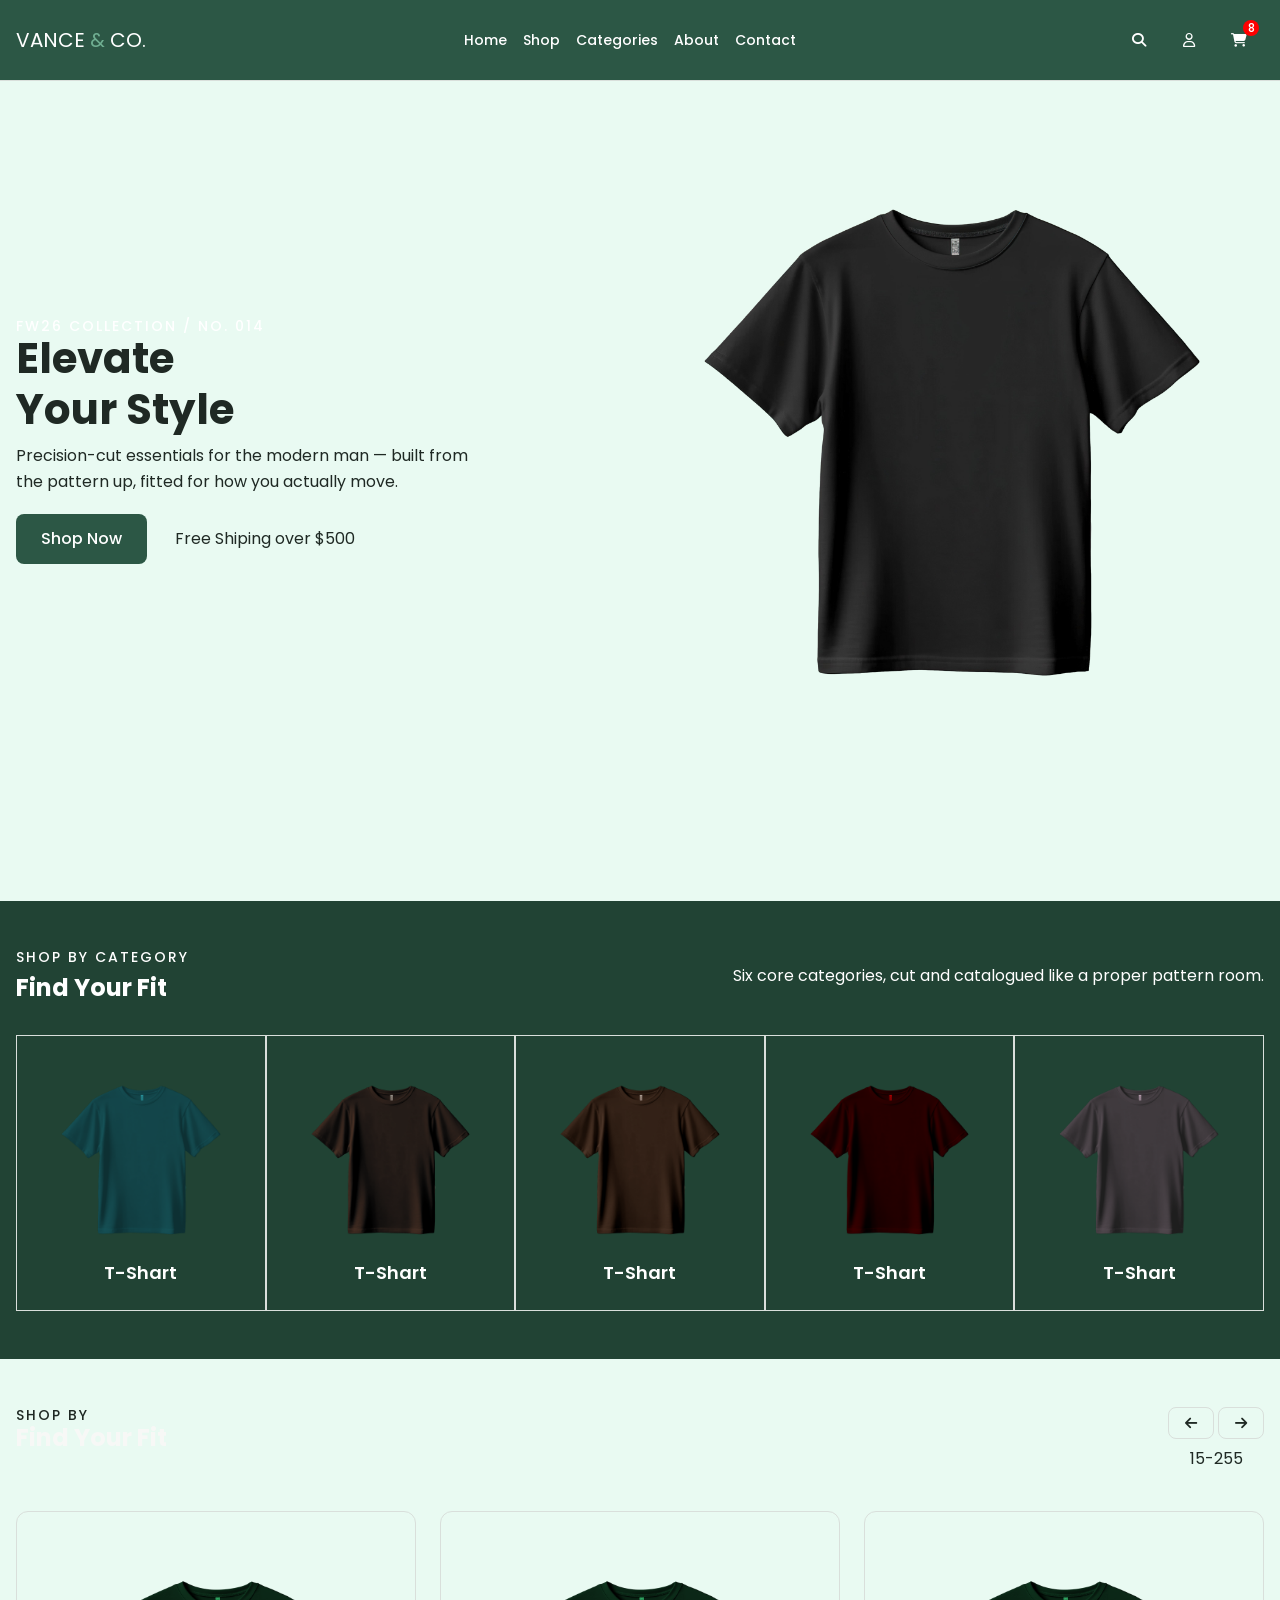
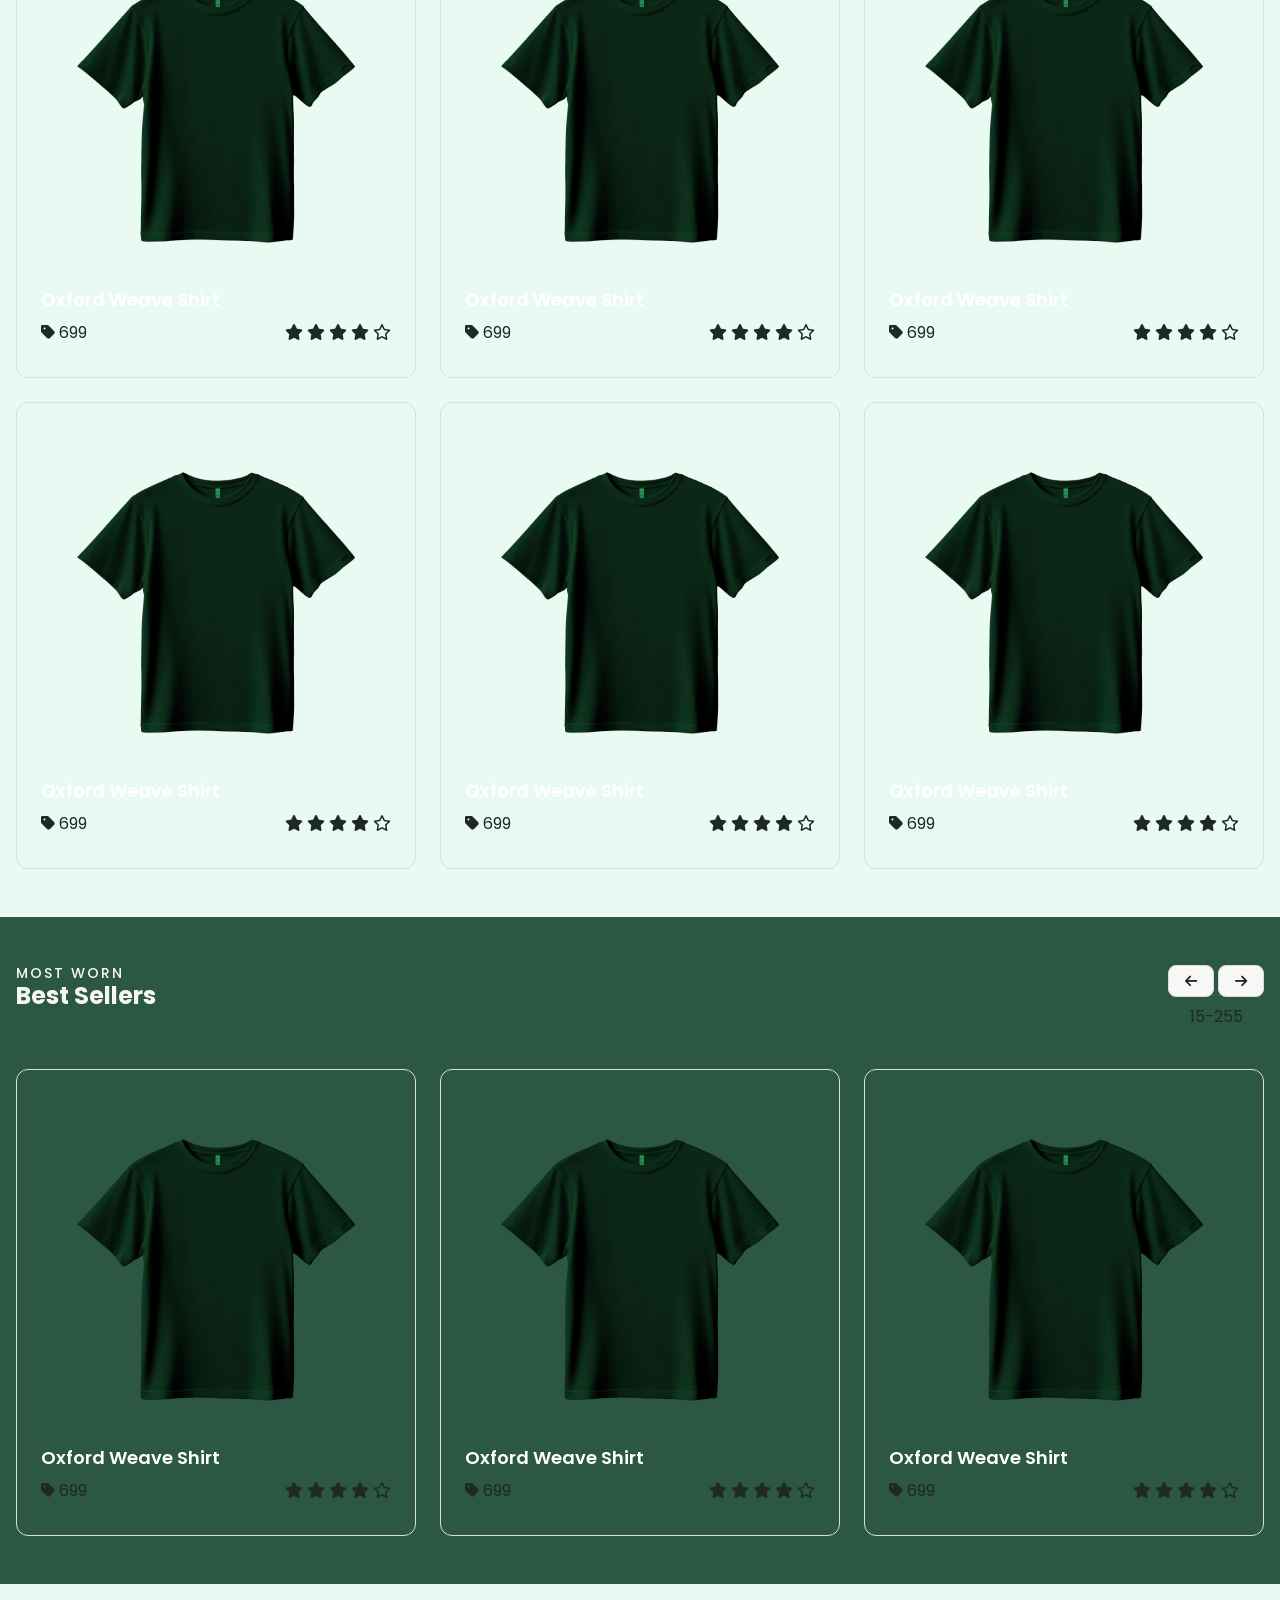
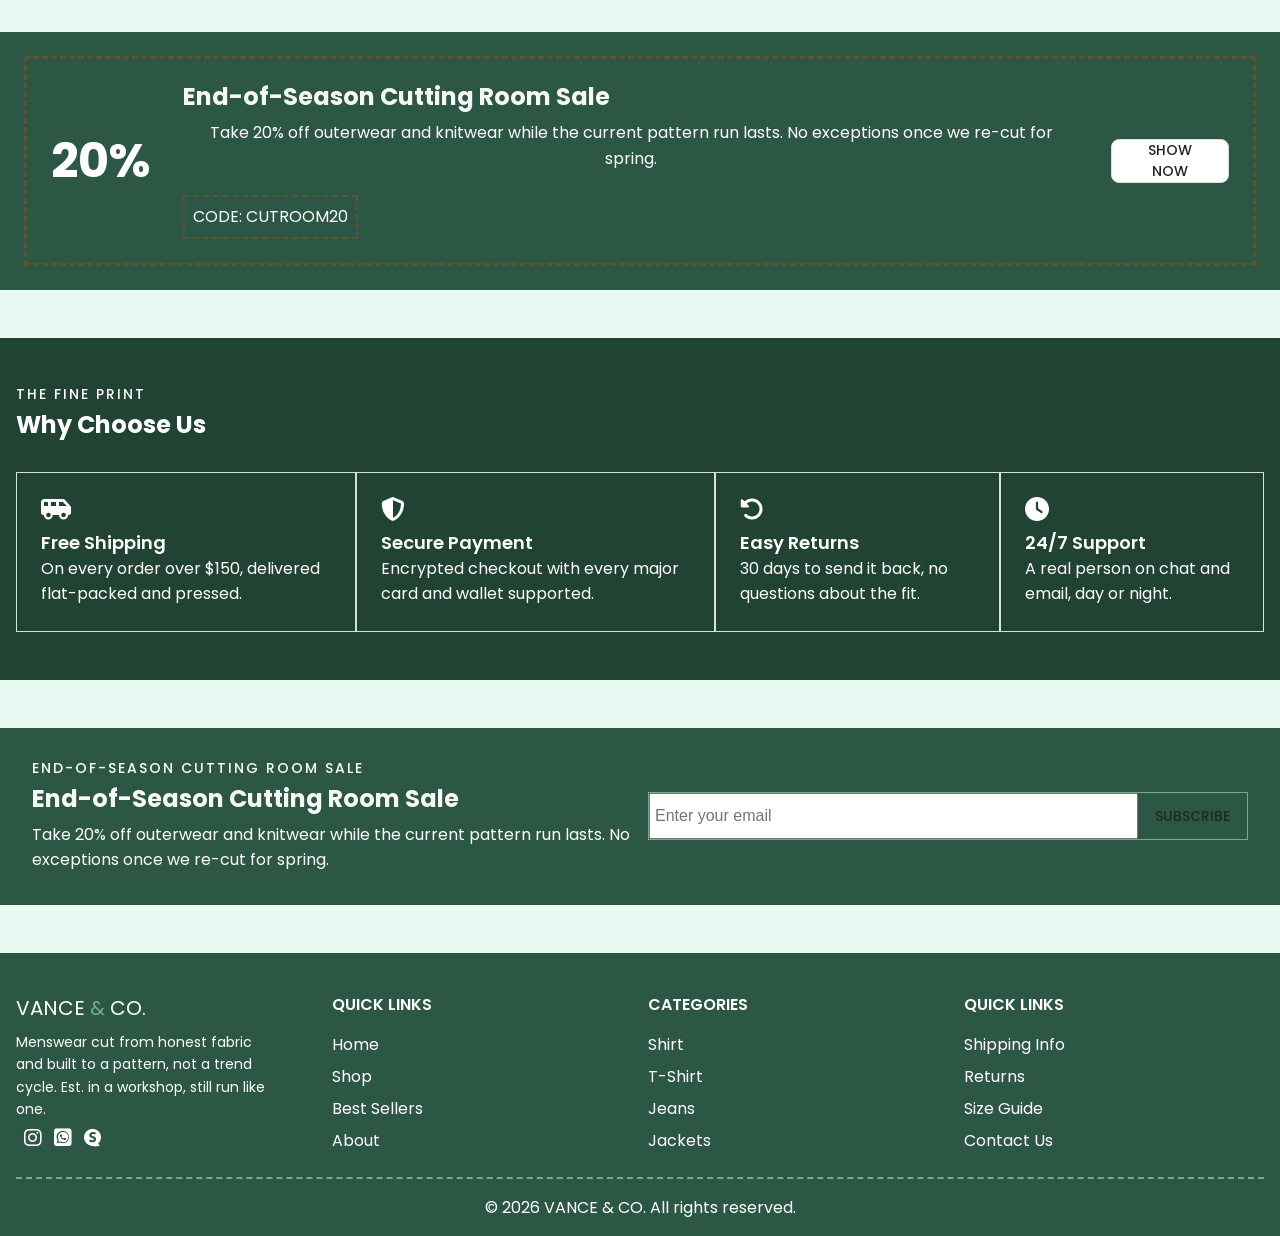
<file: index.html>
<!DOCTYPE html>
<html lang="en">

<head>
    <meta charset="UTF-8">
    <meta name="viewport" content="width=device-width, initial-scale=1.0">

    <!-- 
    # Title
    -->
    <title>MEN & CO | T-Shirt Website</title>

    <!-- 
    # SEO Description
    -->
    <meta name="description" content="Men's T-Shirt online shoping website">

    <!-- Author -->
    <meta name="author" content="Thalsi">

    <!-- Robots -->
    <meta name="Robots" content="index, follow">

    <!-- 
    # Favicons
    -->
    <link rel="icon" type="image/png" href="/assets/favicon/favicon-96x96.png" sizes="96x96" />
    <link rel="icon" type="image/svg+xml" href="/assets/favicon/favicon.svg" />
    <link rel="shortcut icon" href="/assets/favicon/favicon.ico" />
    <link rel="apple-touch-icon" sizes="180x180" href="/assets/favicon/apple-touch-icon.png" />
    <meta name="apple-mobile-web-app-title" content="MyWebSite" />
    <link rel="manifest" href="/assets/favicon/site.webmanifest" />

    <!-- 
    # fonts
    -->
    <link rel="preconnect" href="https://fonts.googleapis.com">
    <link rel="preconnect" href="https://fonts.gstatic.com" crossorigin>
    <link
        href="https://fonts.googleapis.com/css2?family=Poppins:ital,wght@0,100;0,200;0,300;0,400;0,500;0,600;0,700;0,800;0,900;1,100;1,200;1,500;1,600;1,700;1,800;1,900&display=swap"
        rel="stylesheet">

    <!-- 
    # icons
    -->
    <link rel="stylesheet" href="https://cdnjs.cloudflare.com/ajax/libs/font-awesome/6.5.2/css/all.min.css">

    <!-- 
    # cass 
    -->
    <link rel="stylesheet" href="/css/style.css">
</head>

<body>

    <!-- 
    # Header
    -->
    <header class="header vance-header">
        <nav class="nav container flex-justify-content-space-between vance-nav">
            <a href="#home" class="logo">
                VANCE <span>&</span> CO.
            </a>

            <ul class="nav-list vance-nav-list">
                <li><a href="#home">Home</a></li>
                <li><a href="#shop">Shop</a></li>
                <li><a href="#categories">Categories</a></li>
                <li><a href="#about">About</a></li>
                <li><a href="#contact">Contact</a></li>
            </ul>

            <div class="nav-actions">
                <button type="button" class="btn" aria-label="search">
                    <i class="fa-solid fa-magnifying-glass"></i>
                </button>
                <button type="button" class="btn" aria-label="user">
                    <i class="fa-regular fa-user"></i>
                </button>
                <button type="button" class="btn cart-count-container" aria-label="Shopping cart">
                    <i class="fa-solid fa-cart-shopping"></i>
                    <span class="cart-count">8</span>
                </button>
                <!-- HAMBURGER -->
                <button type="button" class="btn vance-menu-toggle" aria-label="Toggle navigation"
                    aria-expanded="false">
                    <i class="fa-solid fa-bars"></i>
                </button>
            </div>
        </nav>

        <!-- MOBILE MENU -->
        <div id="mobile-menu" class="vance-mobile-menu">
            <ul class="vance-mobile-nav-list">
                <li><a href="#home">Home</a></li>
                <li><a href="#shop">Shop</a></li>
                <li><a href="#categories">Categories</a></li>
                <li><a href="#about">About</a></li>
                <li><a href="#contact">Contact</a></li>
            </ul>
        </div>

    </header>


    <main>

        <!-- 
        # Hero Section
        -->
        <section id="home" class="section hero-section">
            <div class="container flex hero-section-container">

                <!-- Hero Content -->
                <div class="hero-content">
                    <h3 class="sub-heading">FW26 Collection / No. 014</h3>
                    <h1>
                        Elevate <br>Your <span>Style</span>
                    </h1>
                    <p>Precision-cut essentials for the modern man — built from the pattern up, fitted for how you actually move.</p>
                    
                    <a href="#shop" class="btn btn-primary btn-lg">
                        Shop Now
                    </a>
                    <span class="free-ship fw-regular">
                       Free Shiping over $500
                    </span>
                </div>

                <!-- Hero image -->
                 <div class="hero-image">
                        <img src="/assets/images/image-1.png" alt="VANCE & CO. fashion collection">
                 </div>
            </div>

        </section>


        <section class="section section-shop-category" id="Shop-by-category">
            <div class="container">
                <div class="header shop-category-header">
                    <div class="header-title">
                        <h3 class="sub-heading">Shop by category</h3>
                        <h2>Find Your Fit</h2>
                    </div>
                    <div class="header-descption">
                        <p>Six core categories, cut and catalogued like a proper pattern room.</p>
                    </div>
                </div>

                <div class="flex shop-category-grid">
                    <div class="card">
                        <img src="/assets/images/image-2.png" alt="T-shrit">
                        <h4>T-Shart</h4>
                    </div>
                    <div class="card">
                        <img src="/assets/images/image-3.png" alt="T-shrit">
                        <h4>T-Shart</h4>
                    </div>
                    <div class="card">
                        <img src="/assets/images/image-4.png" alt="T-shrit">
                        <h4>T-Shart</h4>
                    </div>
                    <div class="card">
                        <img src="/assets/images/image-5.png" alt="T-shrit">
                        <h4>T-Shart</h4>
                    </div>
                    <div class="card">
                        <img src="/assets/images/image-6.png" alt="T-shrit">
                        <h4>T-Shart</h4>
                    </div>
                </div>
            </div>

        </section>


        <section id="shop" class="section find-your-fit">
            <div class="container">
                <div class="header">
                    <div class="header-title">
                        <h3>Shop by </h3>
                        <h2>Find Your Fit</h2>
                    </div>
                    <div class="shop-navigation">
                        <div class="pagenation-buttons">
                            <button type="button" class="btn btn-outline">
                                <i class="fa-solid fa-arrow-left" ></i>
                            </button>
                            <button type="button" class="btn btn-outline">
                                <i class="fa-solid fa-arrow-right" ></i>
                            </button>
                        </div>
                        <span>15-255</span>
                    </div>
                </div>

                <div class="grid grid-3">
                    <div class="card">
                        <img src="/assets/images/image-7.png" alt="T-shart">
                        <div class="card-content">
                            <h4 class="card-title ">Oxford Weave Shirt</h4>
                            <div class="card-body sub-content">
                                <span class="price">
                                    <i class="fa-solid fa-tag"></i>
                                    699
                                </span>
                                <div class="rating">
                                    <i class="fa-solid fa-star"></i>
                                    <i class="fa-solid fa-star"></i>
                                    <i class="fa-solid fa-star"></i>
                                    <i class="fa-solid fa-star"></i>
                                    <i class="fa-regular fa-star"></i>
                                </div>
                            </div>
                        </div>
                    </div>
                    <div class="card">
                        <img src="/assets/images/image-7.png" alt="T-shart">
                        <div class="card-content">
                            <h4 class="card-title ">Oxford Weave Shirt</h4>
                            <div class="card-body sub-content">
                                <span class="price">
                                    <i class="fa-solid fa-tag"></i>
                                    699
                                </span>
                                <div class="rating">
                                    <i class="fa-solid fa-star"></i>
                                    <i class="fa-solid fa-star"></i>
                                    <i class="fa-solid fa-star"></i>
                                    <i class="fa-solid fa-star"></i>
                                    <i class="fa-regular fa-star"></i>
                                </div>
                            </div>
                        </div>
                    </div>
                    <div class="card">
                        <img src="/assets/images/image-7.png" alt="T-shart">
                        <div class="card-content">
                            <h4 class="card-title ">Oxford Weave Shirt</h4>
                            <div class="card-body sub-content">
                                <span class="price">
                                    <i class="fa-solid fa-tag"></i>
                                    699
                                </span>
                                <div class="rating">
                                    <i class="fa-solid fa-star"></i>
                                    <i class="fa-solid fa-star"></i>
                                    <i class="fa-solid fa-star"></i>
                                    <i class="fa-solid fa-star"></i>
                                    <i class="fa-regular fa-star"></i>
                                </div>
                            </div>
                        </div>
                    </div>
                    <div class="card">
                        <img src="/assets/images/image-7.png" alt="T-shart">
                        <div class="card-content">
                            <h4 class="card-title ">Oxford Weave Shirt</h4>
                            <div class="card-body sub-content">
                                <span class="price">
                                    <i class="fa-solid fa-tag"></i>
                                    699
                                </span>
                                <div class="rating">
                                    <i class="fa-solid fa-star"></i>
                                    <i class="fa-solid fa-star"></i>
                                    <i class="fa-solid fa-star"></i>
                                    <i class="fa-solid fa-star"></i>
                                    <i class="fa-regular fa-star"></i>
                                </div>
                            </div>
                        </div>
                    </div>
                    <div class="card">
                        <img src="/assets/images/image-7.png" alt="T-shart">
                        <div class="card-content">
                            <h4 class="card-title ">Oxford Weave Shirt</h4>
                            <div class="card-body sub-content">
                                <span class="price">
                                    <i class="fa-solid fa-tag"></i>
                                    699
                                </span>
                                <div class="rating">
                                    <i class="fa-solid fa-star"></i>
                                    <i class="fa-solid fa-star"></i>
                                    <i class="fa-solid fa-star"></i>
                                    <i class="fa-solid fa-star"></i>
                                    <i class="fa-regular fa-star"></i>
                                </div>
                            </div>
                        </div>
                    </div>
                    <div class="card">
                        <img src="/assets/images/image-7.png" alt="T-shart">
                        <div class="card-content">
                            <h4 class="card-title ">Oxford Weave Shirt</h4>
                            <div class="card-body sub-content">
                                <span class="price">
                                    <i class="fa-solid fa-tag"></i>
                                    699
                                </span>
                                <div class="rating">
                                    <i class="fa-solid fa-star"></i>
                                    <i class="fa-solid fa-star"></i>
                                    <i class="fa-solid fa-star"></i>
                                    <i class="fa-solid fa-star"></i>
                                    <i class="fa-regular fa-star"></i>
                                </div>
                            </div>
                        </div>
                    </div>

                </div>
            </div>
        </section>

        <section id="best-sellers" class="section best-sellers">
            <div class="container">
                <div class="header">
                    <div class="header-title">
                        <h3>Most worn</h3>
                        <h2>Best Sellers</h2>
                    </div>
                    <div class="shop-navigation">
                        <div class="pagenation-buttons">
                            <button type="button" class="btn btn-outline">
                                <i class="fa-solid fa-arrow-left" ></i>
                            </button>
                            <button type="button" class="btn btn-outline">
                                <i class="fa-solid fa-arrow-right" ></i>
                            </button>
                        </div>
                        <span>15-255</span>
                    </div>
                </div>

                <div class="grid grid-3">
                    <div class="card">
                        <img src="/assets/images/image-7.png" alt="T-shart">
                        <div class="card-content">
                            <h4 class="card-title ">Oxford Weave Shirt</h4>
                            <div class="card-body sub-content">
                                <span class="price">
                                    <i class="fa-solid fa-tag"></i>
                                    699
                                </span>
                                <div class="rating">
                                    <i class="fa-solid fa-star"></i>
                                    <i class="fa-solid fa-star"></i>
                                    <i class="fa-solid fa-star"></i>
                                    <i class="fa-solid fa-star"></i>
                                    <i class="fa-regular fa-star"></i>
                                </div>
                            </div>
                        </div>
                    </div>
                    <div class="card">
                        <img src="/assets/images/image-7.png" alt="T-shart">
                        <div class="card-content">
                            <h4 class="card-title ">Oxford Weave Shirt</h4>
                            <div class="card-body sub-content">
                                <span class="price">
                                    <i class="fa-solid fa-tag"></i>
                                    699
                                </span>
                                <div class="rating">
                                    <i class="fa-solid fa-star"></i>
                                    <i class="fa-solid fa-star"></i>
                                    <i class="fa-solid fa-star"></i>
                                    <i class="fa-solid fa-star"></i>
                                    <i class="fa-regular fa-star"></i>
                                </div>
                            </div>
                        </div>
                    </div>
                    <div class="card">
                        <img src="/assets/images/image-7.png" alt="T-shart">
                        <div class="card-content">
                            <h4 class="card-title ">Oxford Weave Shirt</h4>
                            <div class="card-body sub-content">
                                <span class="price">
                                    <i class="fa-solid fa-tag"></i>
                                    699
                                </span>
                                <div class="rating">
                                    <i class="fa-solid fa-star"></i>
                                    <i class="fa-solid fa-star"></i>
                                    <i class="fa-solid fa-star"></i>
                                    <i class="fa-solid fa-star"></i>
                                    <i class="fa-regular fa-star"></i>
                                </div>
                            </div>
                        </div>
                    </div>


                </div>
            </div>
        </section>

        <section class="section">
            <div class="container offier-section-container">
                <div class="flex offier-section-content">
                    <span class="offier">20%</span>
                    <div class="body">
                        <h2>End-of-Season Cutting Room Sale</h2>
                        <p>Take 20% off outerwear and knitwear while the current pattern run lasts. No exceptions once we re-cut for spring.</p>
                        <span class="copen-code">CODE: CUTROOM20</span>
                    </div>
                    <button type="button" class="btn btn-outline">SHOW NOW</button>
                </div>
            </div>
        </section>

        <section class="section section-shop-category" id="why-choose-us">
            <div class="container">
                <div class="header shop-category-header">
                    <div class="header-title">
                        <h3 class="sub-heading">The fine print</h3>
                        <h2>Why Choose Us</h2>
                    </div>
                </div>

                <div class="flex why-choose-us-grid">
                    <div class="card">
                        <i class="fa-solid fa-van-shuttle"></i>
                        <h4>Free Shipping</h4>
                        <p>On every order over $150, delivered flat-packed and pressed.</p>
                    </div>
                    <div class="card">
                        <i class="fa-solid fa-shield-halved"></i>
                        <h4>Secure Payment</h4>
                        <p>Encrypted checkout with every major card and wallet supported.</p>
                    </div>
                    <div class="card">
                        <i class="fa-solid fa-rotate-left"></i>
                        <h4>Easy Returns</h4>
                        <p>30 days to send it back, no questions about the fit.</p>
                    </div>
                    <div class="card">
                        <i class="fa-solid fa-clock"></i>
                        <h4>24/7 Support</h4>
                        <p>A real person on chat and email, day or night.</p>
                    </div>
                    
                </div>
            </div>

        </section>

        <section class="section">
            <div class="container join-us">
                <div class="flex join-us-content">
                    <div class="body">
                        <h3>End-of-Season Cutting Room Sale</h3>
                        <h2>End-of-Season Cutting Room Sale</h2>
                        <p>Take 20% off outerwear and knitwear while the current pattern run lasts. No exceptions once we re-cut for spring.</p>
                    </div>
                    <div class="form-feild">
                        <input id="input" type="text" placeholder="Enter your email">
                        <button type="button" class="btn btn-primary">SUBSCRIBE</button>
                    </div>
                </div>
            </div>
        </section>

    </main>

    <footer class="footer">
        <div class="container">
            <div class="grid grid-4 footer-grid">
                <div class="footer-content">
                    <a href="#home" class="logo">
                        VANCE <span>&</span> CO.
                    </a>
                    <p>Menswear cut from honest fabric and built to a pattern, not a trend cycle. Est. in a workshop, still run like one.</p>
                    <div>
                        <a href="#instagram" class="instagram">
                            <i class="fa-brands fa-instagram"></i>
                        </a>
                        <a href="#instagram" class="whatsapp">
                            <i class="fa-brands fa-square-whatsapp"></i>
                        </a>
                        <a href="#instagram" class="speakap">
                            <i class="fa-brands fa-speakap" ></i>
                        </a>
                    </div>
                </div>

                <div class="footer-links">
                    <h5>Quick Links</h5>
                    <div class="links">
                        <a href="#Home">Home</a>
                        <a href="#Shop">Shop</a>
                        <a href="#Best Sellers">Best Sellers</a>
                        <a href="#About">About</a>
                    </div>
                </div>

                <div class="footer-links">
                    <h5>Categories</h5>
                    <div class="links">
                        <a href="#Shirt">Shirt</a>
                        <a href="#T-Shirt">T-Shirt</a>
                        <a href="#Jeans">Jeans</a>
                        <a href="#Jackets">Jackets</a>
                    </div>
                </div>

                <div class="footer-links">
                    <h5>Quick Links</h5>
                    <div class="links">
                        <a href="#Shipping Info">Shipping Info</a>
                        <a href="#Returns">Returns</a>
                        <a href="#Size Guide">Size Guide</a>
                        <a href="#Contact Us">Contact Us</a>
                    </div>
                </div>
            </div>
            <div class="low-footer">
                <p>© 2026 VANCE & CO. All rights reserved.</p>
            </div>
        </div>
    </footer>

</body>

    <script src="/js/main.js"></script>
</html>
</file>
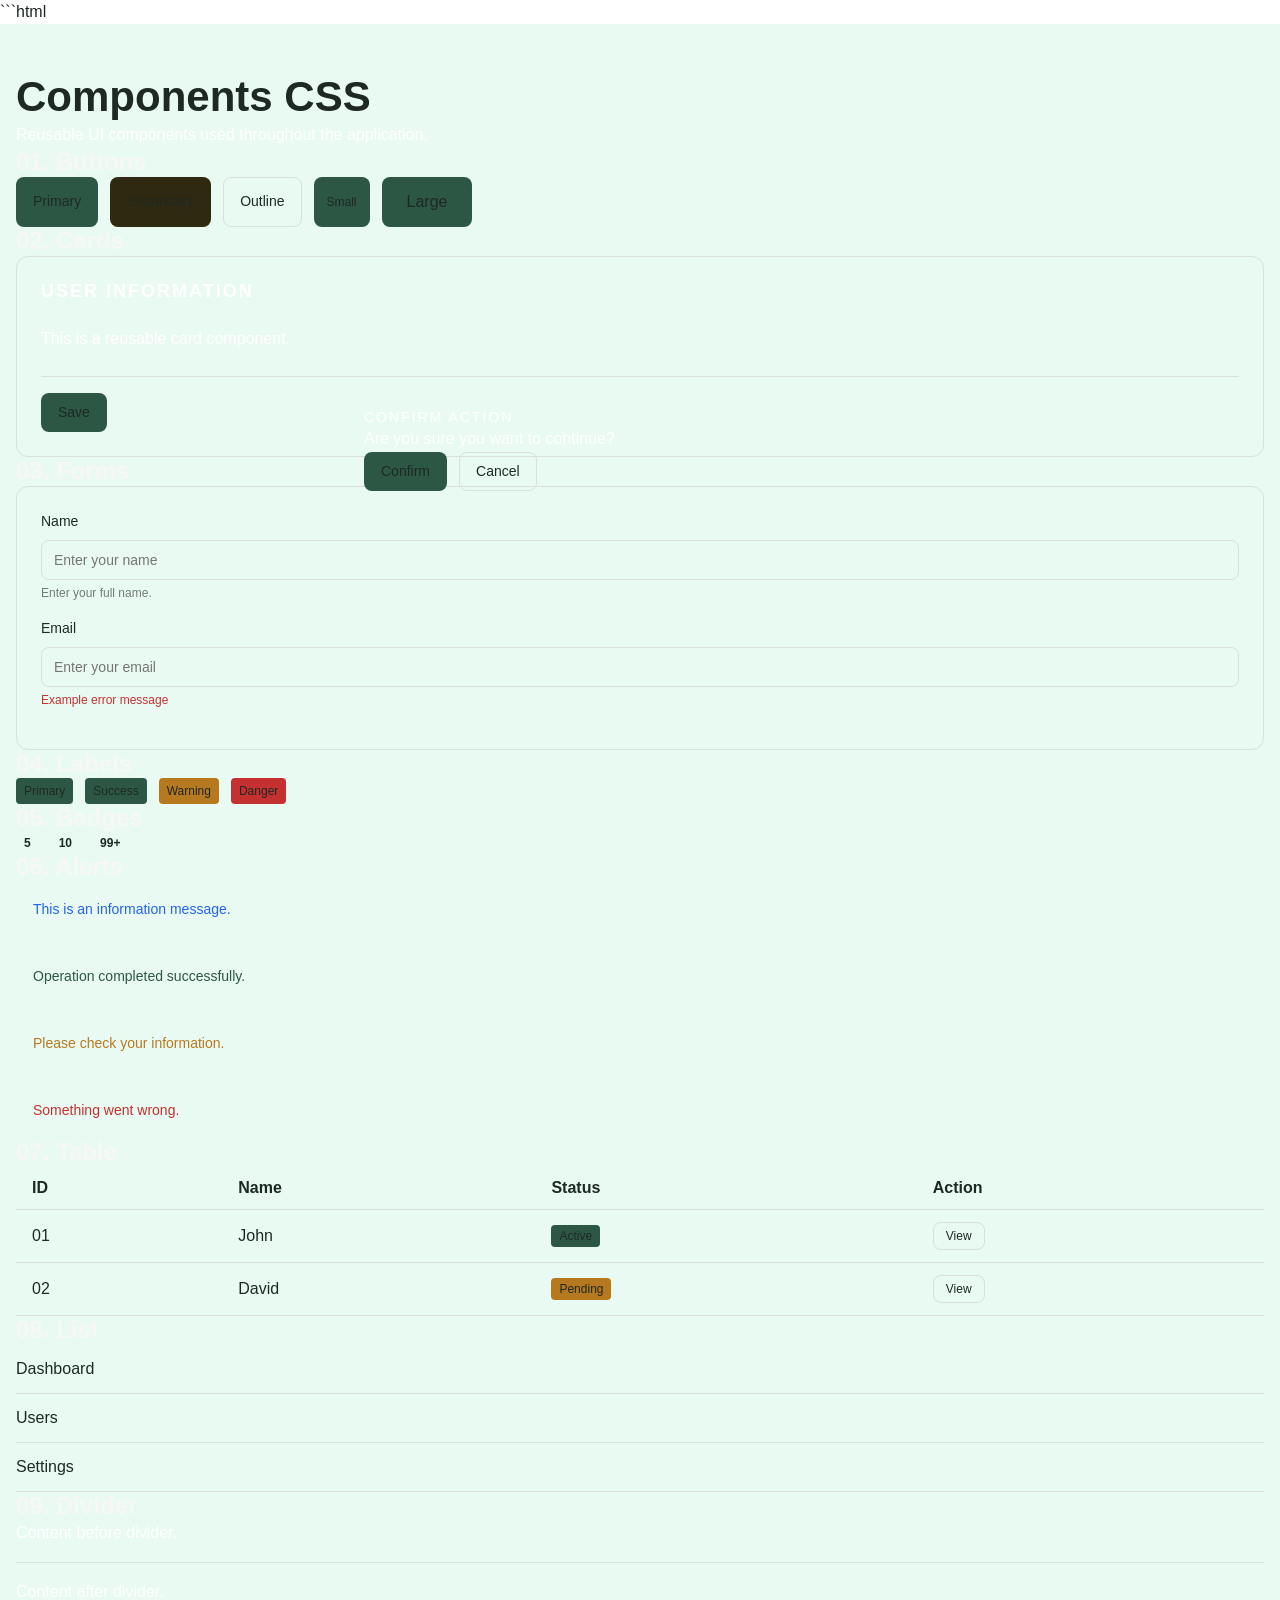
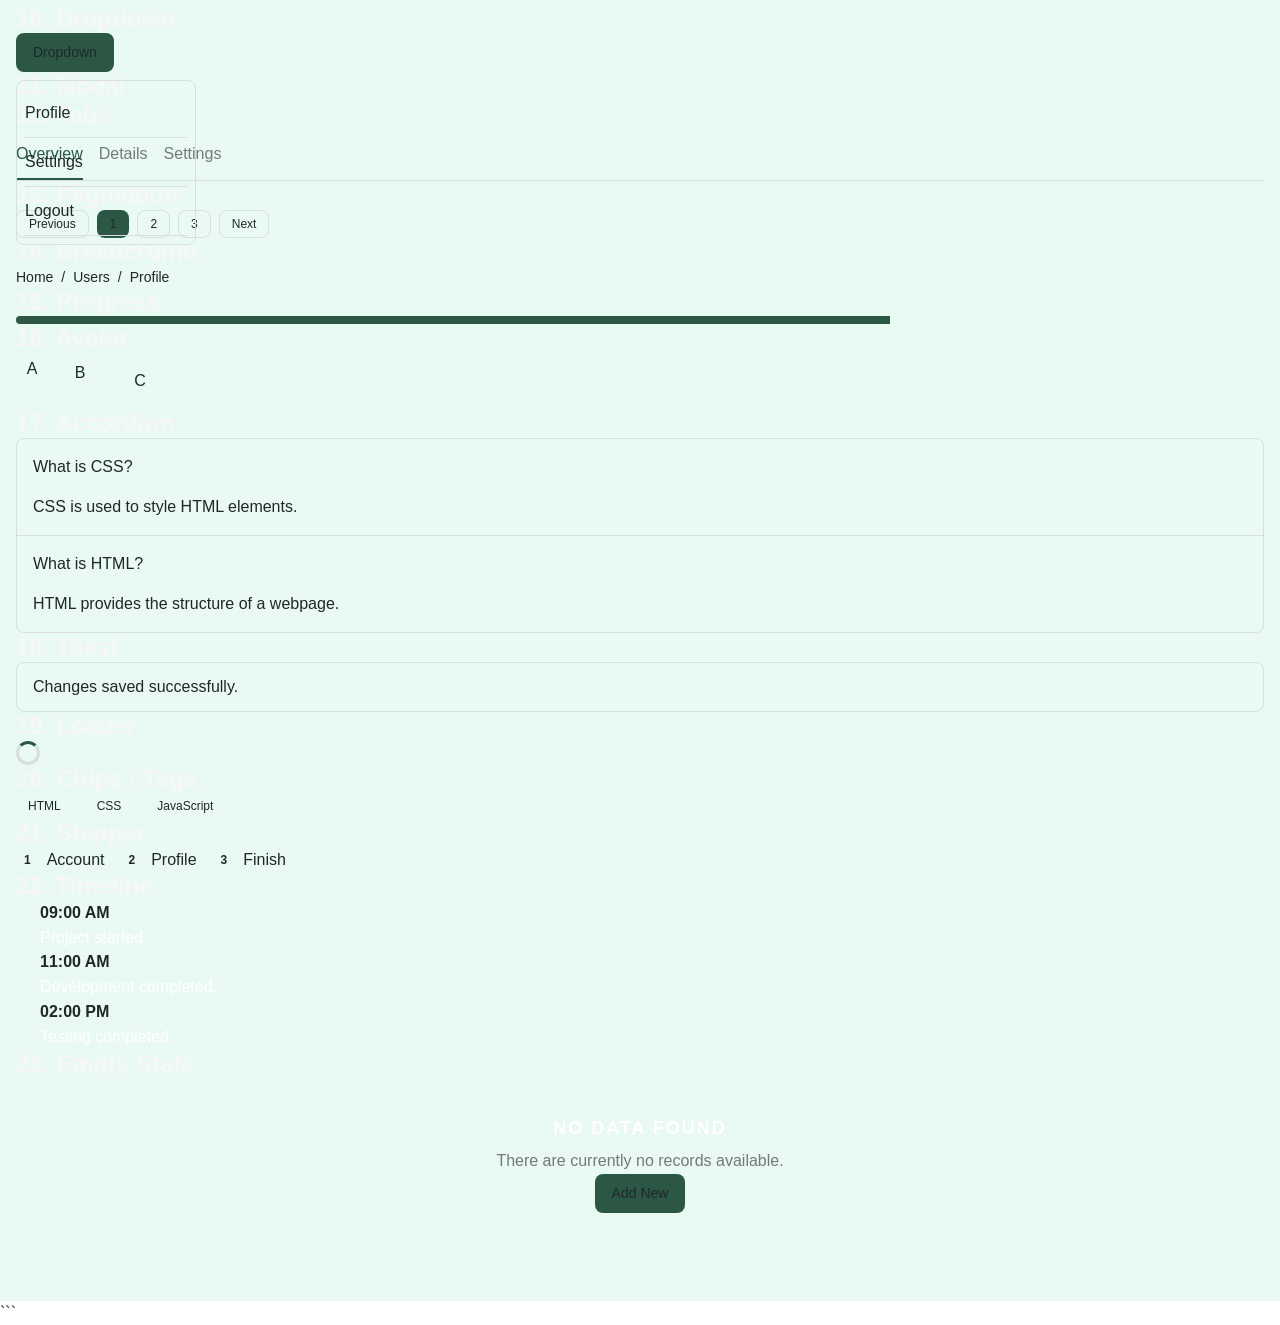
<file: css/components.html>
```html
<!DOCTYPE html>
<html lang="en">
<head>
  <meta charset="UTF-8">
  <meta name="viewport" content="width=device-width, initial-scale=1.0">

  <title>Components CSS Demo</title>

  <link rel="stylesheet" href="reset.css">
  <link rel="stylesheet" href="variables.css">
  <link rel="stylesheet" href="typography.css">
  <link rel="stylesheet" href="layout.css">
  <link rel="stylesheet" href="components.css">
  <link rel="stylesheet" href="style.css">
</head>

<body>

  <main class="container">

    <!-- =====================================================
         COMPONENTS DEMO
         ===================================================== -->

    <section class="section">

      <h1>Components CSS</h1>

      <p>
        Reusable UI components used throughout the application.
      </p>


      <!-- ===================================================
           01. BUTTONS
           =================================================== -->

      <h2>01. Buttons</h2>

      <div class="flex gap-3">

        <button class="btn btn-primary">
          Primary
        </button>

        <button class="btn btn-secondary">
          Secondary
        </button>

        <button class="btn btn-outline">
          Outline
        </button>

        <button class="btn btn-primary btn-sm">
          Small
        </button>

        <button class="btn btn-primary btn-lg">
          Large
        </button>

      </div>


      <!-- ===================================================
           02. CARDS
           =================================================== -->

      <h2>02. Cards</h2>

      <div class="card">

        <div class="card-header">
          <h3 class="card-title">
            User Information
          </h3>
        </div>

        <div class="card-body">

          <p>
            This is a reusable card component.
          </p>

        </div>

        <div class="card-footer">

          <button class="btn btn-primary">
            Save
          </button>

        </div>

      </div>


      <!-- ===================================================
           03. FORMS
           =================================================== -->

      <h2>03. Forms</h2>

      <div class="card">

        <div class="form-group">

          <label class="form-label" for="name">
            Name
          </label>

          <input
            id="name"
            class="form-control"
            type="text"
            placeholder="Enter your name"
          >

          <small class="form-help">
            Enter your full name.
          </small>

        </div>


        <div class="form-group">

          <label class="form-label" for="email">
            Email
          </label>

          <input
            id="email"
            class="form-control"
            type="email"
            placeholder="Enter your email"
          >

          <small class="form-error">
            Example error message
          </small>

        </div>

      </div>


      <!-- ===================================================
           04. LABELS
           =================================================== -->

      <h2>04. Labels</h2>

      <div class="flex gap-3">

        <span class="label label-primary">
          Primary
        </span>

        <span class="label label-success">
          Success
        </span>

        <span class="label label-warning">
          Warning
        </span>

        <span class="label label-danger">
          Danger
        </span>

      </div>


      <!-- ===================================================
           05. BADGES
           =================================================== -->

      <h2>05. Badges</h2>

      <div class="flex gap-3">

        <span class="badge">
          5
        </span>

        <span class="badge">
          10
        </span>

        <span class="badge">
          99+
        </span>

      </div>


      <!-- ===================================================
           06. ALERTS
           =================================================== -->

      <h2>06. Alerts</h2>

      <div class="stack gap-3">

        <div class="alert alert-info">
          This is an information message.
        </div>

        <div class="alert alert-success">
          Operation completed successfully.
        </div>

        <div class="alert alert-warning">
          Please check your information.
        </div>

        <div class="alert alert-danger">
          Something went wrong.
        </div>

      </div>


      <!-- ===================================================
           07. TABLE
           =================================================== -->

      <h2>07. Table</h2>

      <div class="table-wrapper">

        <table class="table">

          <thead>
            <tr>
              <th>ID</th>
              <th>Name</th>
              <th>Status</th>
              <th>Action</th>
            </tr>
          </thead>

          <tbody>

            <tr>
              <td>01</td>
              <td>John</td>
              <td>
                <span class="label label-success">
                  Active
                </span>
              </td>
              <td>
                <button class="btn btn-sm btn-outline">
                  View
                </button>
              </td>
            </tr>

            <tr>
              <td>02</td>
              <td>David</td>
              <td>
                <span class="label label-warning">
                  Pending
                </span>
              </td>
              <td>
                <button class="btn btn-sm btn-outline">
                  View
                </button>
              </td>
            </tr>

          </tbody>

        </table>

      </div>


      <!-- ===================================================
           08. LIST
           =================================================== -->

      <h2>08. List</h2>

      <ul class="list">

        <li class="list-item">
          Dashboard
        </li>

        <li class="list-item">
          Users
        </li>

        <li class="list-item">
          Settings
        </li>

      </ul>


      <!-- ===================================================
           09. DIVIDER
           =================================================== -->

      <h2>09. Divider</h2>

      <p>
        Content before divider.
      </p>

      <div class="divider"></div>

      <p>
        Content after divider.
      </p>


      <!-- ===================================================
           10. DROPDOWN
           =================================================== -->

      <h2>10. Dropdown</h2>

      <div class="dropdown">

        <button class="btn btn-primary">
          Dropdown
        </button>

        <div class="dropdown-menu">

          <div class="list-item">
            Profile
          </div>

          <div class="list-item">
            Settings
          </div>

          <div class="list-item">
            Logout
          </div>

        </div>

      </div>


      <!-- ===================================================
           11. MODAL
           =================================================== -->

      <h2>11. Modal</h2>

      <div class="modal">

        <div class="modal-dialog">

          <h3>
            Confirm Action
          </h3>

          <p>
            Are you sure you want to continue?
          </p>

          <div class="flex gap-3">

            <button class="btn btn-primary">
              Confirm
            </button>

            <button class="btn btn-outline">
              Cancel
            </button>

          </div>

        </div>

      </div>


      <!-- ===================================================
           12. TABS
           =================================================== -->

      <h2>12. Tabs</h2>

      <div class="tabs">

        <a href="#" class="tab active">
          Overview
        </a>

        <a href="#" class="tab">
          Details
        </a>

        <a href="#" class="tab">
          Settings
        </a>

      </div>


      <!-- ===================================================
           13. PAGINATION
           =================================================== -->

      <h2>13. Pagination</h2>

      <ul class="pagination">

        <li class="pagination-item">
          <button class="btn btn-sm btn-outline">
            Previous
          </button>
        </li>

        <li class="pagination-item">
          <button class="btn btn-sm btn-primary">
            1
          </button>
        </li>

        <li class="pagination-item">
          <button class="btn btn-sm btn-outline">
            2
          </button>
        </li>

        <li class="pagination-item">
          <button class="btn btn-sm btn-outline">
            3
          </button>
        </li>

        <li class="pagination-item">
          <button class="btn btn-sm btn-outline">
            Next
          </button>
        </li>

      </ul>


      <!-- ===================================================
           14. BREADCRUMB
           =================================================== -->

      <h2>14. Breadcrumb</h2>

      <ul class="breadcrumb">

        <li class="breadcrumb-item">
          Home
        </li>

        <li class="breadcrumb-item">
          /
        </li>

        <li class="breadcrumb-item">
          Users
        </li>

        <li class="breadcrumb-item">
          /
        </li>

        <li class="breadcrumb-item">
          Profile
        </li>

      </ul>


      <!-- ===================================================
           15. PROGRESS
           =================================================== -->

      <h2>15. Progress</h2>

      <div class="progress">

        <div
          class="progress-bar"
          style="width: 70%;">
        </div>

      </div>


      <!-- ===================================================
           16. AVATAR
           =================================================== -->

      <h2>16. Avatar</h2>

      <div class="flex gap-3">

        <div class="avatar avatar-sm">
          A
        </div>

        <div class="avatar">
          B
        </div>

        <div class="avatar avatar-lg">
          C
        </div>

      </div>


      <!-- ===================================================
           17. ACCORDION
           =================================================== -->

      <h2>17. Accordion</h2>

      <div class="accordion">

        <div class="accordion-item">

          <div class="accordion-header">
            What is CSS?
          </div>

          <div class="accordion-body">
            CSS is used to style HTML elements.
          </div>

        </div>

        <div class="accordion-item">

          <div class="accordion-header">
            What is HTML?
          </div>

          <div class="accordion-body">
            HTML provides the structure of a webpage.
          </div>

        </div>

      </div>


      <!-- ===================================================
           18. TOAST
           =================================================== -->

      <h2>18. Toast</h2>

      <div class="toast">

        Changes saved successfully.

      </div>


      <!-- ===================================================
           19. LOADER
           =================================================== -->

      <h2>19. Loader</h2>

      <div class="loader"></div>


      <!-- ===================================================
           20. CHIPS / TAGS
           =================================================== -->

      <h2>20. Chips / Tags</h2>

      <div class="flex gap-3">

        <span class="chip">
          HTML
        </span>

        <span class="chip">
          CSS
        </span>

        <span class="chip">
          JavaScript
        </span>

      </div>


      <!-- ===================================================
           21. STEPPER
           =================================================== -->

      <h2>21. Stepper</h2>

      <div class="stepper">

        <div class="step">
          <span class="badge">1</span>
          <span>Account</span>
        </div>

        <div class="step">
          <span class="badge">2</span>
          <span>Profile</span>
        </div>

        <div class="step">
          <span class="badge">3</span>
          <span>Finish</span>
        </div>

      </div>


      <!-- ===================================================
           22. TIMELINE
           =================================================== -->

      <h2>22. Timeline</h2>

      <div class="timeline">

        <div class="timeline-item">
          <strong>09:00 AM</strong>
          <p>Project started.</p>
        </div>

        <div class="timeline-item">
          <strong>11:00 AM</strong>
          <p>Development completed.</p>
        </div>

        <div class="timeline-item">
          <strong>02:00 PM</strong>
          <p>Testing completed.</p>
        </div>

      </div>


      <!-- ===================================================
           23. EMPTY STATE
           =================================================== -->

      <h2>23. Empty State</h2>

      <div class="empty-state">

        <h3 class="empty-state-title">
          No Data Found
        </h3>

        <p class="empty-state-description">
          There are currently no records available.
        </p>

        <button class="btn btn-primary">
          Add New
        </button>

      </div>

    </section>

  </main>

</body>
</html>
```
</file>
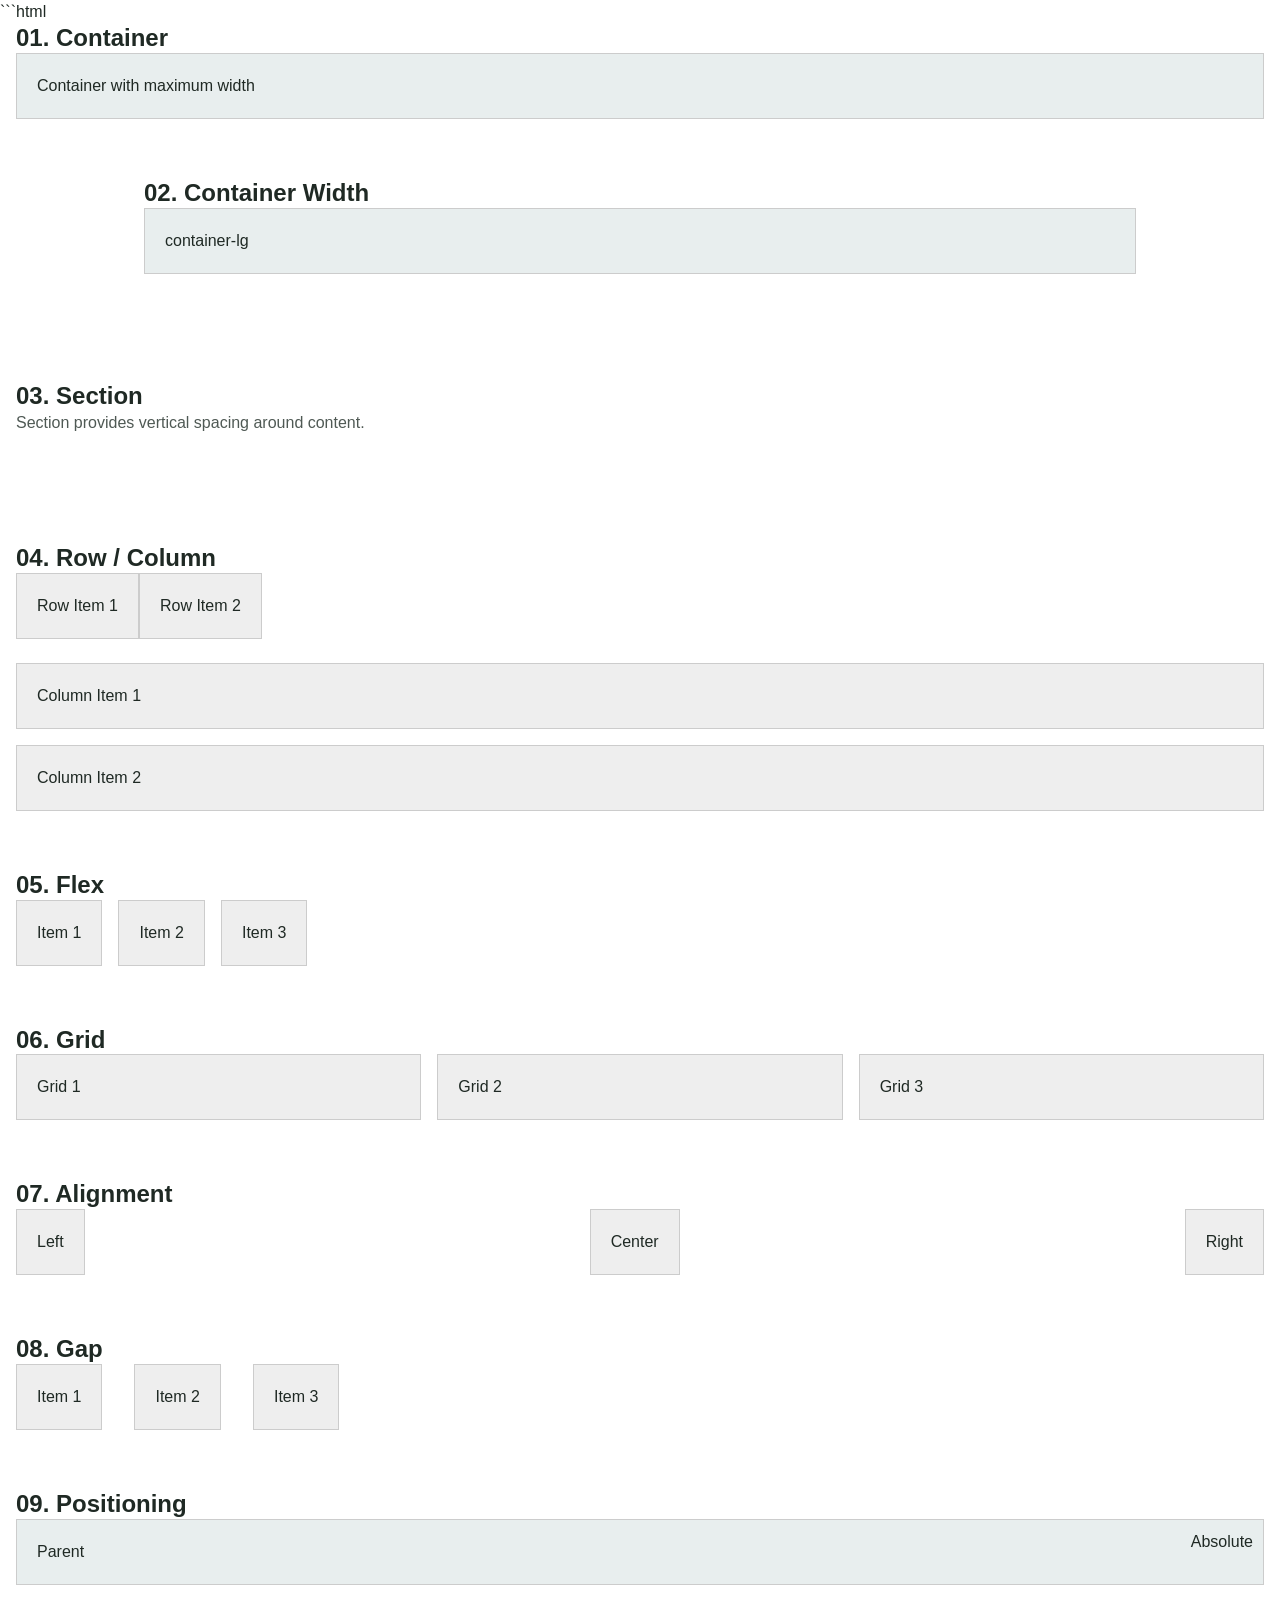
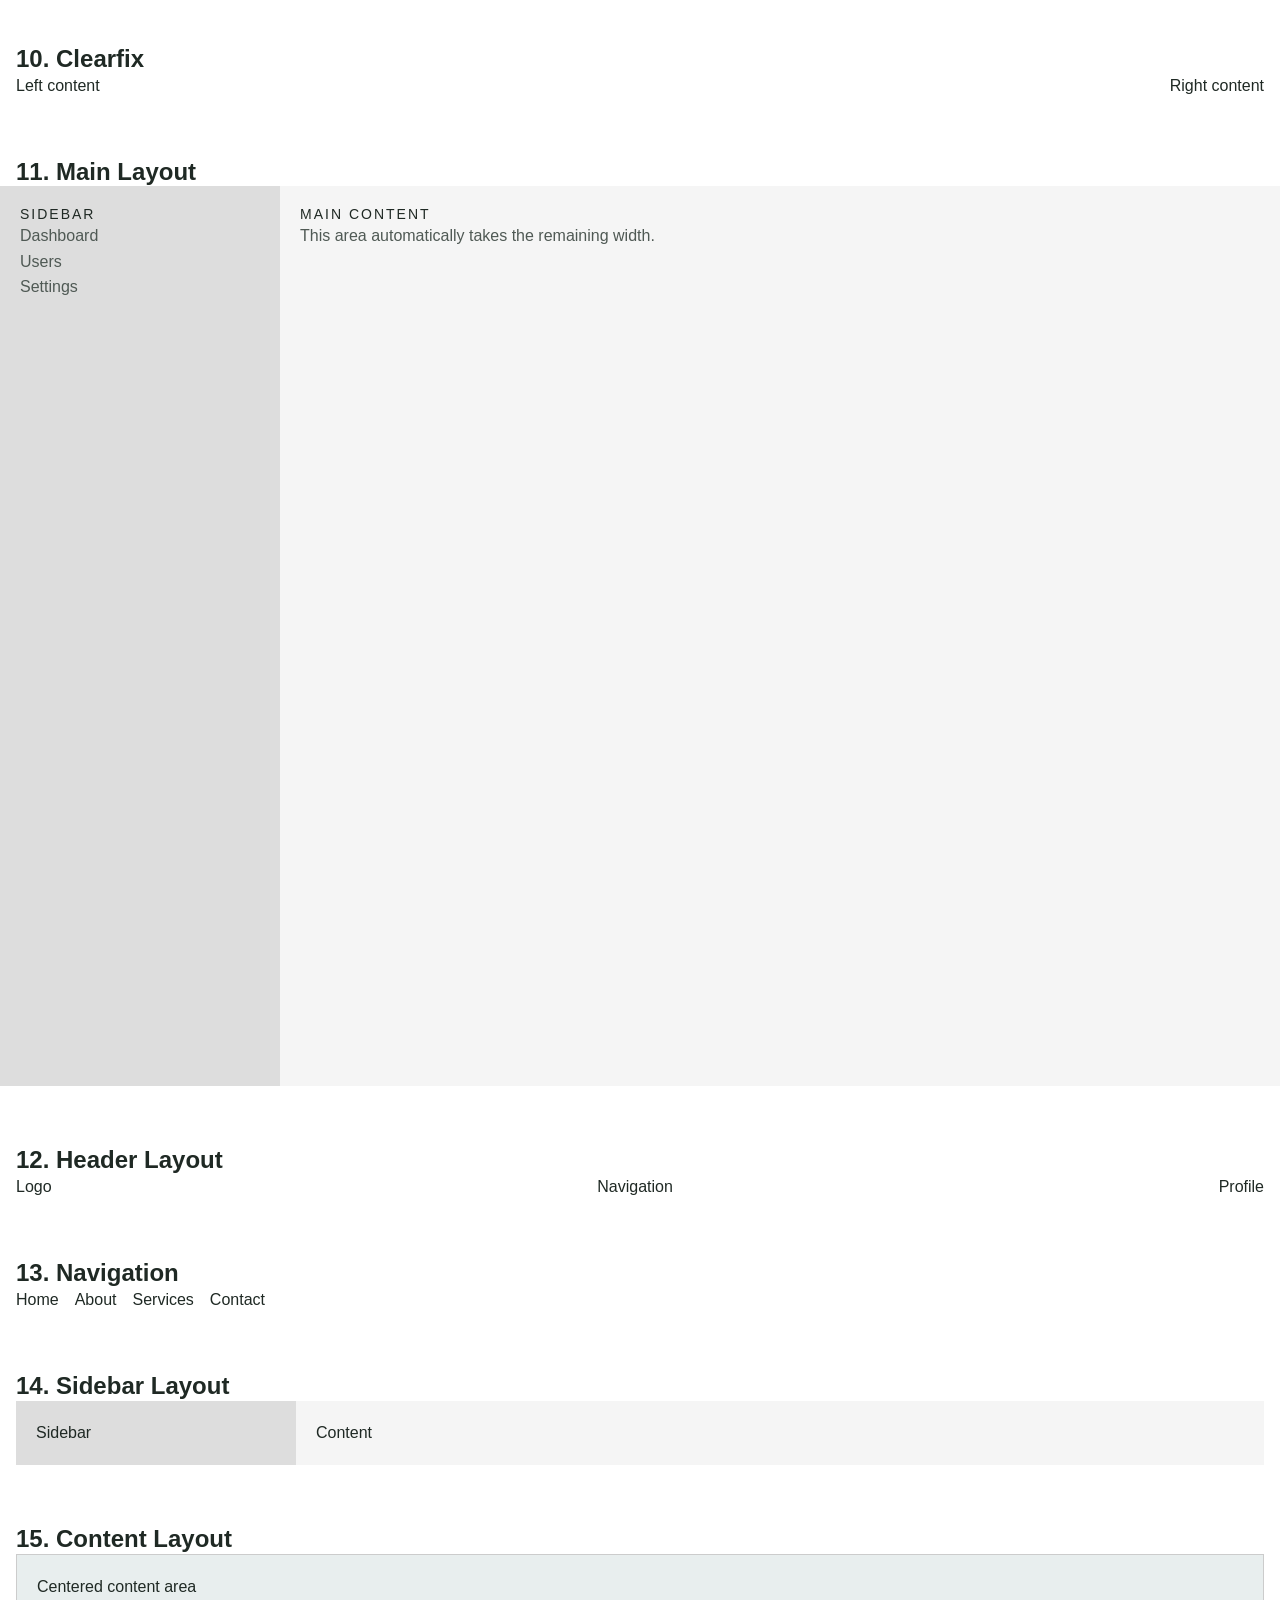
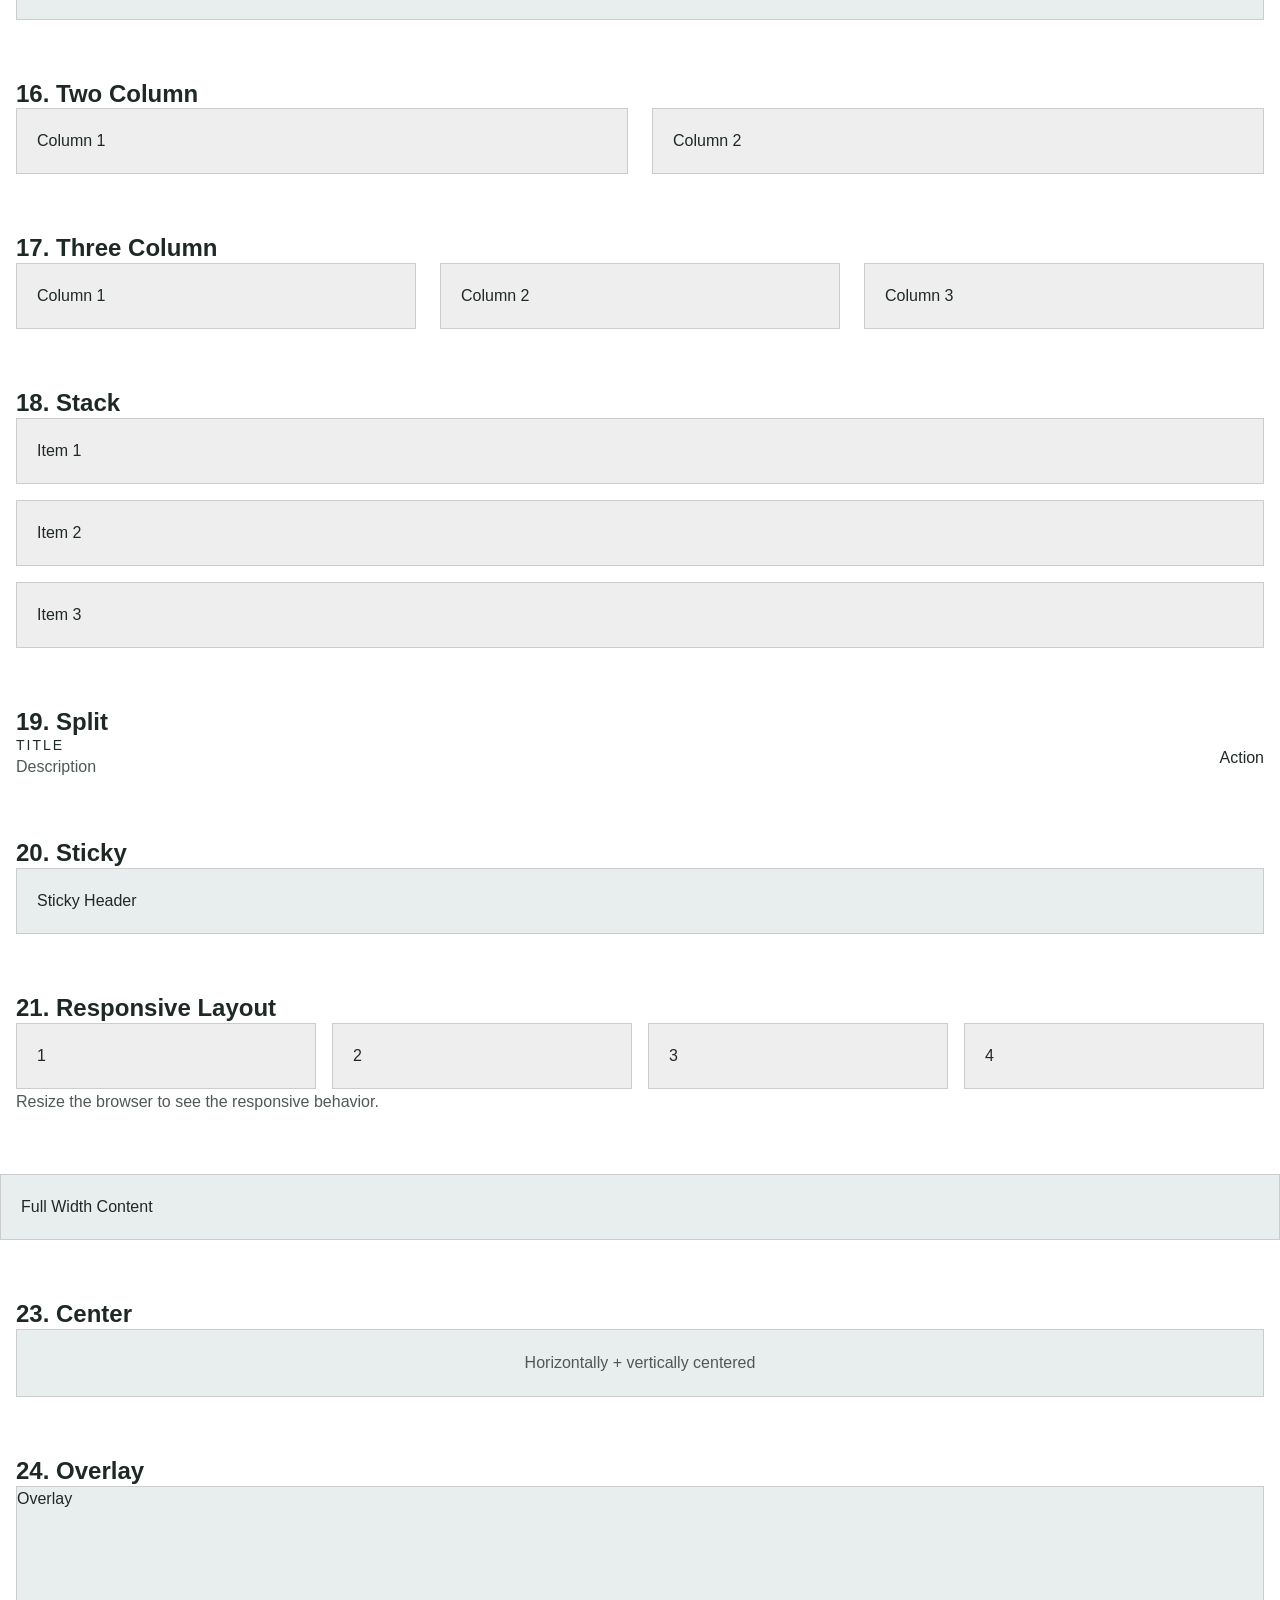
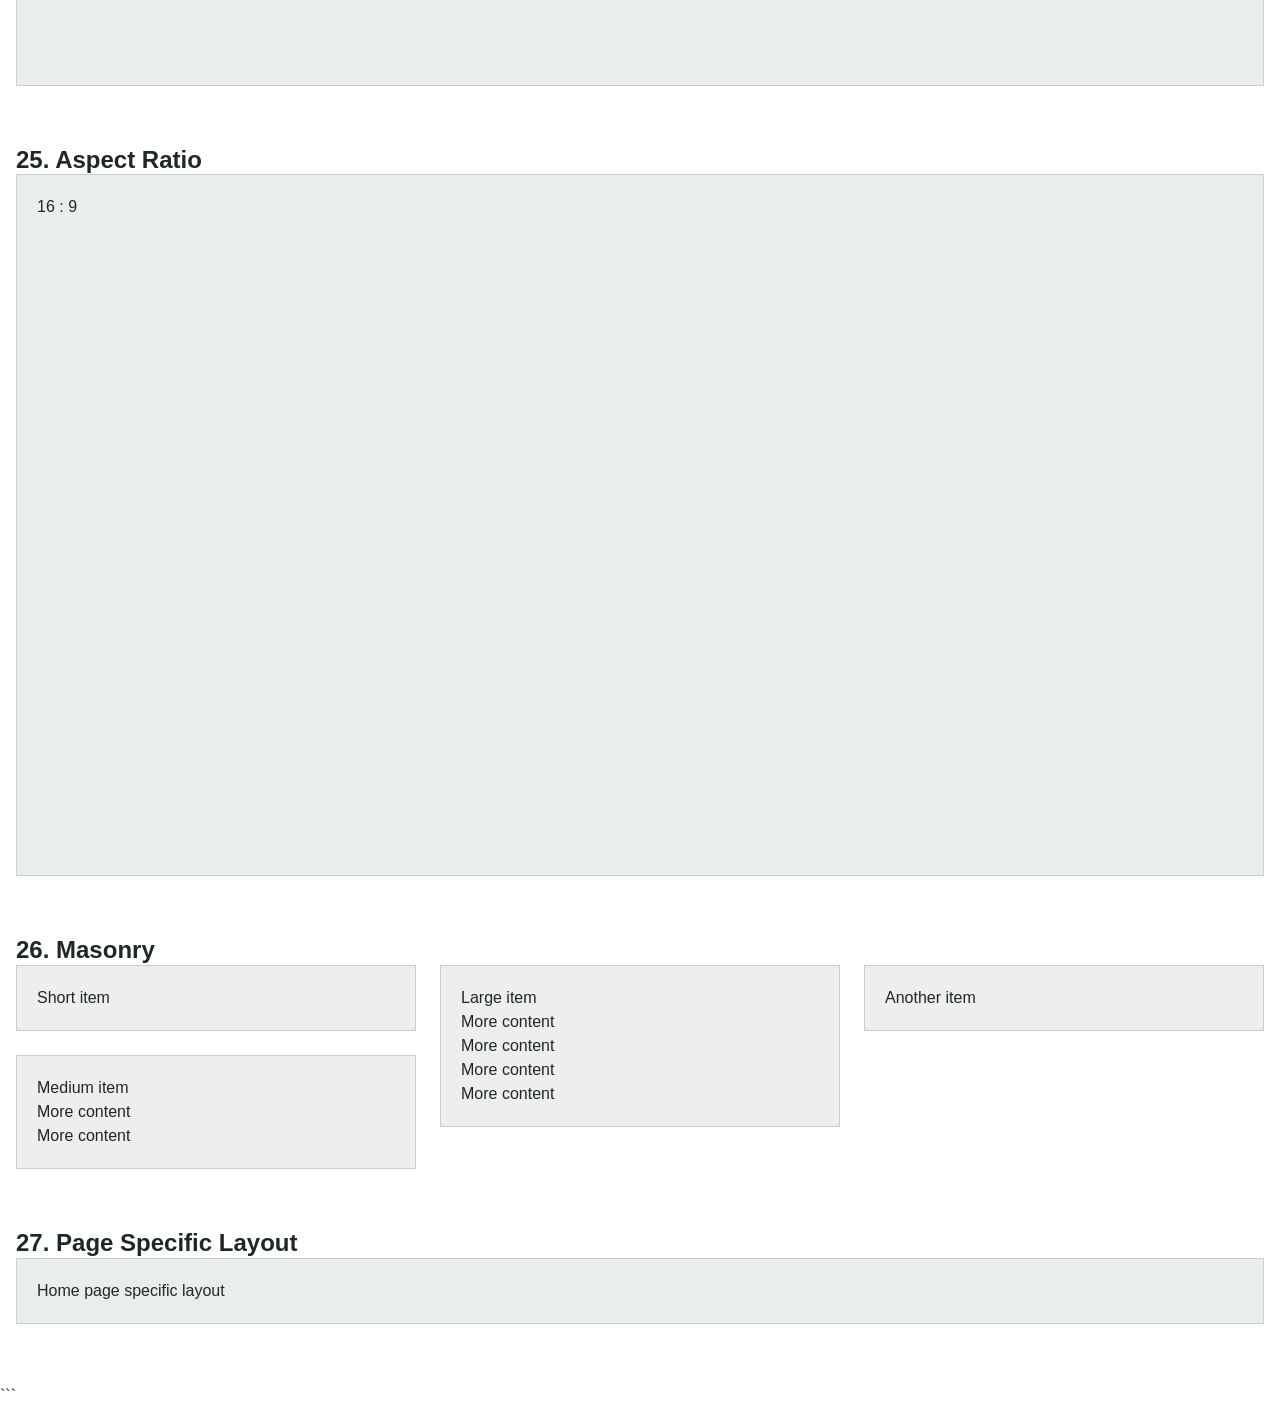
<file: css/test.html>
```html
<!DOCTYPE html>
<html lang="en">

<head>
    <meta charset="UTF-8">
    <meta name="viewport" content="width=device-width, initial-scale=1.0">

    <title>Layout CSS Examples</title>

    <!-- Your CSS files -->
    <link rel="stylesheet" href="variables.css">
    <link rel="stylesheet" href="reset.css">
    <link rel="stylesheet" href="typography.css">
    <link rel="stylesheet" href="layout.css">

    <style>
        /* Demo-only styles */
        .demo-box {
            padding: 20px;
            background: #e8eeee;
            border: 1px solid #ccc;
        }

        .demo-sidebar {
            background: #ddd;
            padding: 20px;
            width: 280px;
        }

        .demo-content {
            background: #f5f5f5;
            padding: 20px;
        }

        .demo-item {
            padding: 20px;
            background: #eee;
            border: 1px solid #ccc;
        }

        section {
            margin-bottom: 60px;
        }
    </style>
</head>

<body>

    <!-- =====================================================
         01. CONTAINER
         ===================================================== -->

    <section>

        <div class="container">

            <h2>01. Container</h2>

            <div class="demo-box">
                Container with maximum width
            </div>

        </div>

    </section>


    <!-- =====================================================
         02. CONTAINER WIDTHS
         ===================================================== -->

    <section>

        <div class="container container-lg">

            <h2>02. Container Width</h2>

            <div class="demo-box">
                container-lg
            </div>

        </div>

    </section>


    <!-- =====================================================
         03. SECTION
         ===================================================== -->

    <section class="section">

        <div class="container">

            <h2>03. Section</h2>

            <p>
                Section provides vertical spacing around content.
            </p>

        </div>

    </section>


    <!-- =====================================================
         04. ROW / COLUMN
         ===================================================== -->

    <section>

        <div class="container">

            <h2>04. Row / Column</h2>

            <div class="row">

                <div class="demo-item">
                    Row Item 1
                </div>

                <div class="demo-item">
                    Row Item 2
                </div>

            </div>

            <br>

            <div class="column gap-4">

                <div class="demo-item">
                    Column Item 1
                </div>

                <div class="demo-item">
                    Column Item 2
                </div>

            </div>

        </div>

    </section>


    <!-- =====================================================
         05. FLEX
         ===================================================== -->

    <section>

        <div class="container">

            <h2>05. Flex</h2>

            <div class="flex gap-4">

                <div class="demo-item">
                    Item 1
                </div>

                <div class="demo-item">
                    Item 2
                </div>

                <div class="demo-item">
                    Item 3
                </div>

            </div>

        </div>

    </section>


    <!-- =====================================================
         06. GRID
         ===================================================== -->

    <section>

        <div class="container">

            <h2>06. Grid</h2>

            <div class="grid grid-3 gap-4">

                <div class="demo-item">
                    Grid 1
                </div>

                <div class="demo-item">
                    Grid 2
                </div>

                <div class="demo-item">
                    Grid 3
                </div>

            </div>

        </div>

    </section>


    <!-- =====================================================
         07. ALIGNMENT
         ===================================================== -->

    <section>

        <div class="container">

            <h2>07. Alignment</h2>

            <div class="flex items-center justify-between">

                <div class="demo-item">
                    Left
                </div>

                <div class="demo-item">
                    Center
                </div>

                <div class="demo-item">
                    Right
                </div>

            </div>

        </div>

    </section>


    <!-- =====================================================
         08. GAP
         ===================================================== -->

    <section>

        <div class="container">

            <h2>08. Gap</h2>

            <div class="flex gap-8">

                <div class="demo-item">
                    Item 1
                </div>

                <div class="demo-item">
                    Item 2
                </div>

                <div class="demo-item">
                    Item 3
                </div>

            </div>

        </div>

    </section>


    <!-- =====================================================
         09. POSITIONING
         ===================================================== -->

    <section>

        <div class="container">

            <h2>09. Positioning</h2>

            <div class="relative demo-box">

                Parent

                <div class="absolute" style="right: 10px; top: 10px;">
                    Absolute
                </div>

            </div>

        </div>

    </section>


    <!-- =====================================================
         10. CLEARFIX
         ===================================================== -->

    <section>

        <div class="container">

            <h2>10. Clearfix</h2>

            <div class="clearfix">

                <div style="float: left;">
                    Left content
                </div>

                <div style="float: right;">
                    Right content
                </div>

            </div>

        </div>

    </section>


    <!-- =====================================================
         11. MAIN LAYOUT
         ===================================================== -->

    <section>

        <div class="container">

            <h2>11. Main Layout</h2>

        </div>

        <div class="main-layout">

            <aside class="demo-sidebar">

                <h3>Sidebar</h3>

                <p>Dashboard</p>
                <p>Users</p>
                <p>Settings</p>

            </aside>

            <main class="main-content demo-content">

                <h3>Main Content</h3>

                <p>
                    This area automatically takes the remaining width.
                </p>

            </main>

        </div>

    </section>


    <!-- =====================================================
         12. HEADER LAYOUT
         ===================================================== -->

    <section>

        <div class="container">

            <h2>12. Header Layout</h2>

            <header class="header">

                <div class="header-inner">

                    <div>
                        Logo
                    </div>

                    <nav>
                        Navigation
                    </nav>

                    <div>
                        Profile
                    </div>

                </div>

            </header>

        </div>

    </section>


    <!-- =====================================================
         13. NAVIGATION
         ===================================================== -->

    <section>

        <div class="container">

            <h2>13. Navigation</h2>

            <nav class="nav">

                <ul class="nav-list">

                    <li>Home</li>
                    <li>About</li>
                    <li>Services</li>
                    <li>Contact</li>

                </ul>

            </nav>

        </div>

    </section>


    <!-- =====================================================
         14. SIDEBAR LAYOUT
         ===================================================== -->

    <section>

        <div class="container">

            <h2>14. Sidebar Layout</h2>

            <div class="sidebar-layout">

                <aside class="sidebar demo-sidebar">
                    Sidebar
                </aside>

                <div class="sidebar-content demo-content">
                    Content
                </div>

            </div>

        </div>

    </section>


    <!-- =====================================================
         15. CONTENT LAYOUT
         ===================================================== -->

    <section>

        <div class="container">

            <h2>15. Content Layout</h2>

            <div class="content">

                <div class="content-inner">

                    <div class="demo-box">
                        Centered content area
                    </div>

                </div>

            </div>

        </div>

    </section>


    <!-- =====================================================
         16. TWO COLUMN
         ===================================================== -->

    <section>

        <div class="container">

            <h2>16. Two Column</h2>

            <div class="layout-2-column">

                <div class="demo-item">
                    Column 1
                </div>

                <div class="demo-item">
                    Column 2
                </div>

            </div>

        </div>

    </section>


    <!-- =====================================================
         17. THREE COLUMN
         ===================================================== -->

    <section>

        <div class="container">

            <h2>17. Three Column</h2>

            <div class="layout-3-column">

                <div class="demo-item">
                    Column 1
                </div>

                <div class="demo-item">
                    Column 2
                </div>

                <div class="demo-item">
                    Column 3
                </div>

            </div>

        </div>

    </section>


    <!-- =====================================================
         18. STACK
         ===================================================== -->

    <section>

        <div class="container">

            <h2>18. Stack</h2>

            <div class="stack stack-md">

                <div class="demo-item">
                    Item 1
                </div>

                <div class="demo-item">
                    Item 2
                </div>

                <div class="demo-item">
                    Item 3
                </div>

            </div>

        </div>

    </section>


    <!-- =====================================================
         19. SPLIT
         ===================================================== -->

    <section>

        <div class="container">

            <h2>19. Split</h2>

            <div class="split">

                <div>
                    <h3>Title</h3>
                    <p>Description</p>
                </div>

                <button>
                    Action
                </button>

            </div>

        </div>

    </section>


    <!-- =====================================================
         20. STICKY
         ===================================================== -->

    <section>

        <div class="container">

            <h2>20. Sticky</h2>

            <div class="sticky-top demo-box">

                Sticky Header

            </div>

        </div>

    </section>


    <!-- =====================================================
         21. RESPONSIVE LAYOUT
         ===================================================== -->

    <section>

        <div class="container">

            <h2>21. Responsive Layout</h2>

            <div class="grid grid-4 gap-4">

                <div class="demo-item">
                    1
                </div>

                <div class="demo-item">
                    2
                </div>

                <div class="demo-item">
                    3
                </div>

                <div class="demo-item">
                    4
                </div>

            </div>

            <p>
                Resize the browser to see the responsive behavior.
            </p>

        </div>

    </section>


    <!-- =====================================================
         22. FULL WIDTH
         ===================================================== -->

    <section>

        <div class="full-width demo-box">

            Full Width Content

        </div>

    </section>


    <!-- =====================================================
         23. CENTER
         ===================================================== -->

    <section>

        <div class="container">

            <h2>23. Center</h2>

            <div class="center demo-box">

                <p>
                    Horizontally + vertically centered
                </p>

            </div>

        </div>

    </section>


    <!-- =====================================================
         24. OVERLAY
         ===================================================== -->

    <section>

        <div class="container">

            <h2>24. Overlay</h2>

            <div class="relative demo-box" style="height: 200px;">

                <div class="overlay">
                    Overlay
                </div>

            </div>

        </div>

    </section>


    <!-- =====================================================
         25. ASPECT RATIO
         ===================================================== -->

    <section>

        <div class="container">

            <h2>25. Aspect Ratio</h2>

            <div class="aspect-video demo-box">

                16 : 9

            </div>

        </div>

    </section>


    <!-- =====================================================
         26. MASONRY
         ===================================================== -->

    <section>

        <div class="container">

            <h2>26. Masonry</h2>

            <div class="masonry">

                <div class="demo-item">
                    Short item
                </div>

                <div class="demo-item">
                    Medium item<br>
                    More content<br>
                    More content
                </div>

                <div class="demo-item">
                    Large item<br>
                    More content<br>
                    More content<br>
                    More content<br>
                    More content
                </div>

                <div class="demo-item">
                    Another item
                </div>

            </div>

        </div>

    </section>


    <!-- =====================================================
         27. PAGE SPECIFIC
         ===================================================== -->

    <section class="page-home">

        <div class="container">

            <h2>27. Page Specific Layout</h2>

            <div class="demo-box">

                Home page specific layout

            </div>

        </div>

    </section>


</body>

</html>
```
</file>
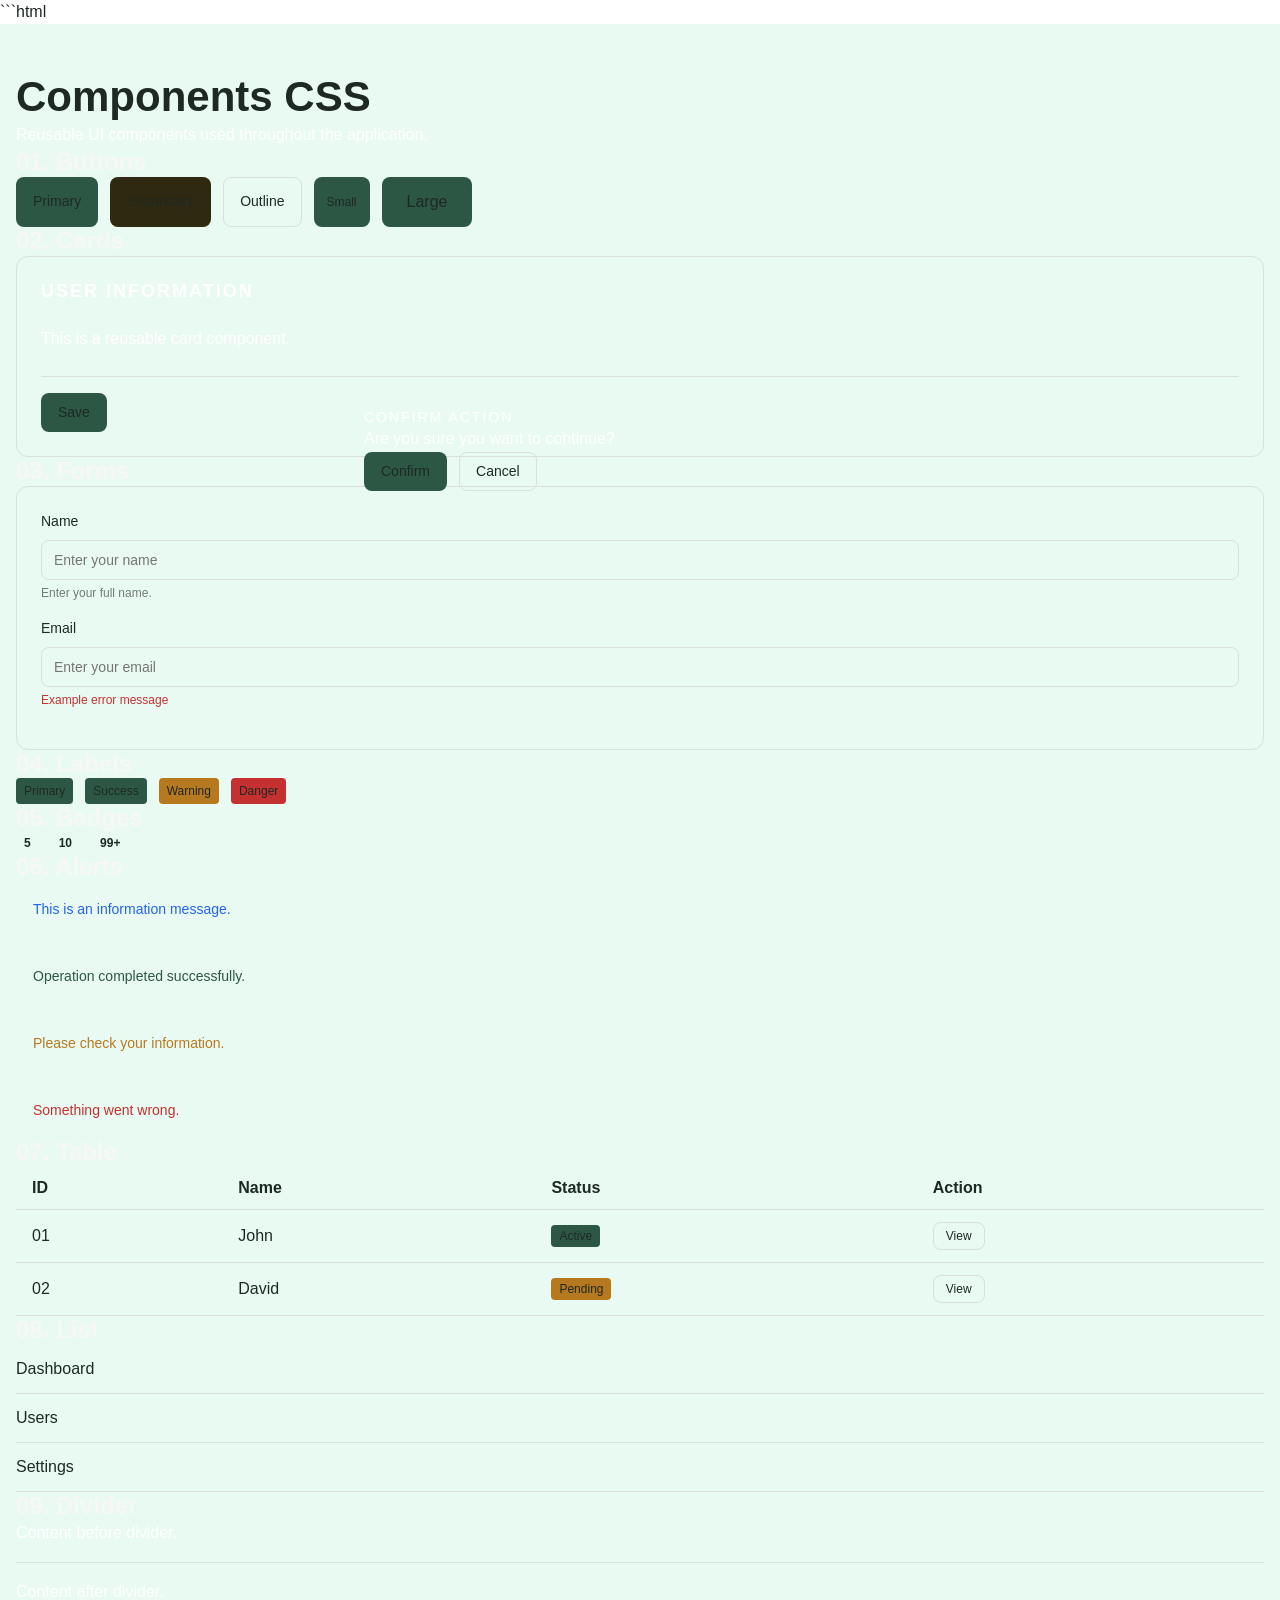
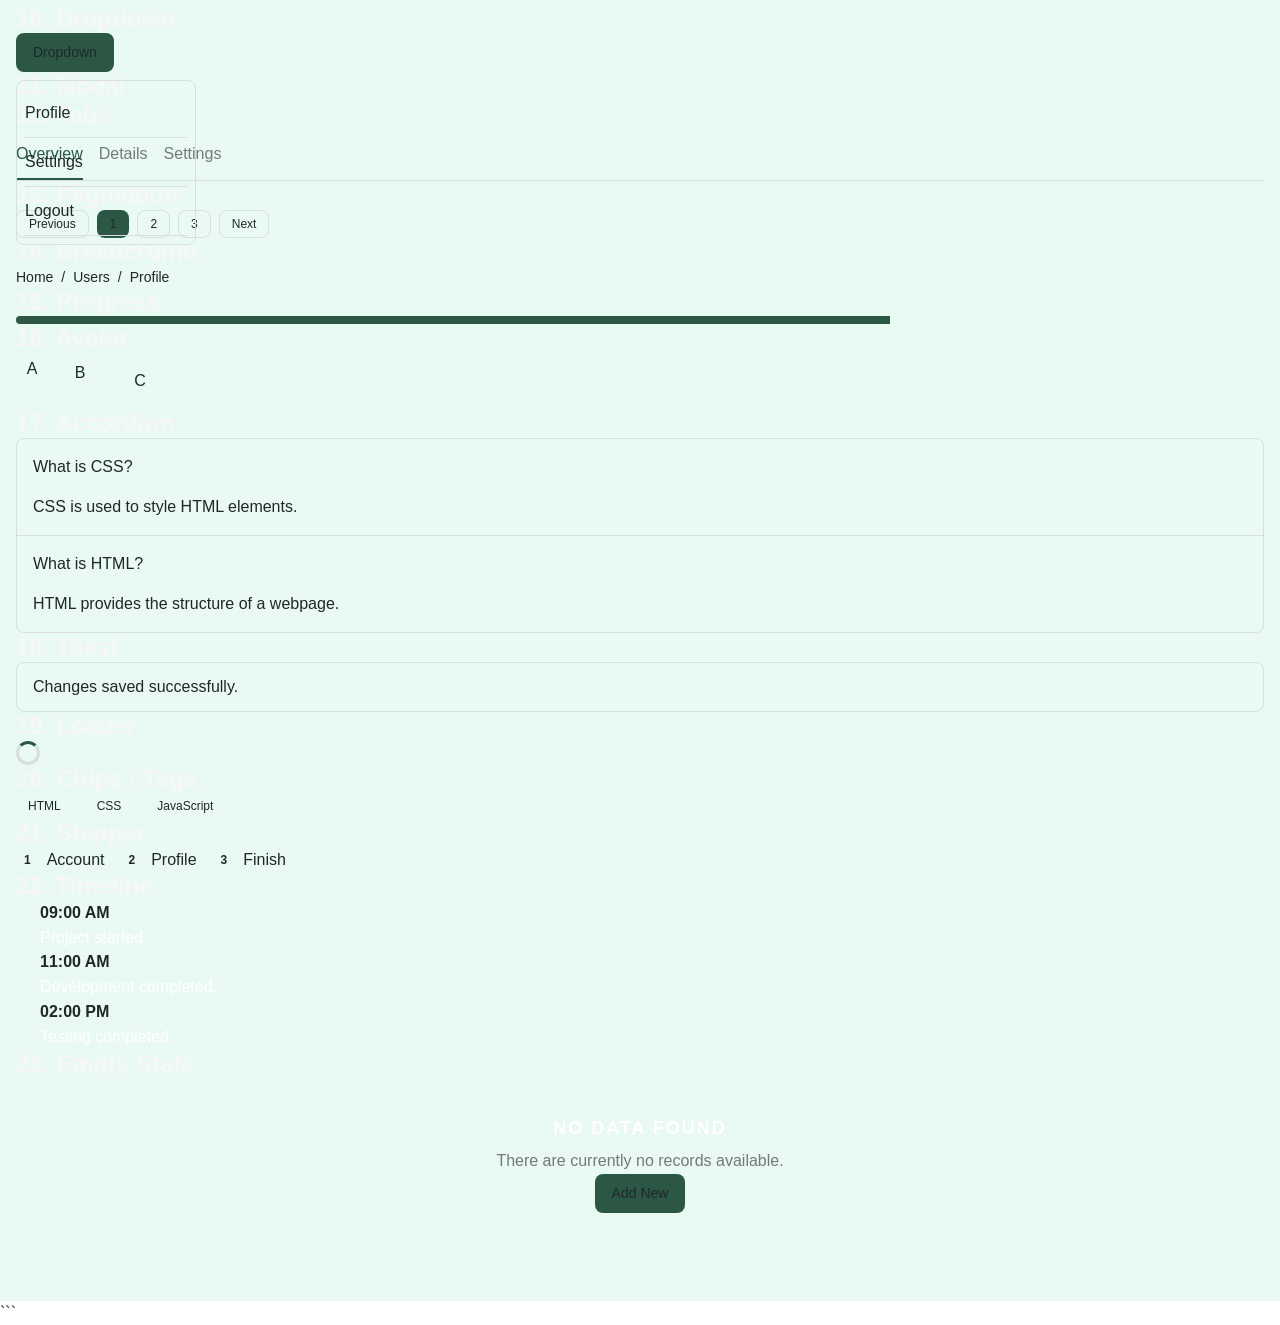
<file: css/css-test-html/components.html>
```html
<!DOCTYPE html>
<html lang="en">
<head>
  <meta charset="UTF-8">
  <meta name="viewport" content="width=device-width, initial-scale=1.0">

  <title>Components CSS Demo</title>

  <link rel="stylesheet" href="../reset.css">
  <link rel="stylesheet" href="../variables.css">
  <link rel="stylesheet" href="../typography.css">
  <link rel="stylesheet" href="../layout.css">
  <link rel="stylesheet" href="../components.css">
  <link rel="stylesheet" href="../style.css">
</head>

<body>

  <main class="container">

    <!-- =====================================================
         COMPONENTS DEMO
         ===================================================== -->

    <section class="section">

      <h1>Components CSS</h1>

      <p>
        Reusable UI components used throughout the application.
      </p>


      <!-- ===================================================
           01. BUTTONS
           =================================================== -->

      <h2>01. Buttons</h2>

      <div class="flex gap-3">

        <button class="btn btn-primary">
          Primary
        </button>

        <button class="btn btn-secondary">
          Secondary
        </button>

        <button class="btn btn-outline">
          Outline
        </button>

        <button class="btn btn-primary btn-sm">
          Small
        </button>

        <button class="btn btn-primary btn-lg">
          Large
        </button>

      </div>


      <!-- ===================================================
           02. CARDS
           =================================================== -->

      <h2>02. Cards</h2>

      <div class="card">

        <div class="card-header">
          <h3 class="card-title">
            User Information
          </h3>
        </div>

        <div class="card-body">

          <p>
            This is a reusable card component.
          </p>

        </div>

        <div class="card-footer">

          <button class="btn btn-primary">
            Save
          </button>

        </div>

      </div>


      <!-- ===================================================
           03. FORMS
           =================================================== -->

      <h2>03. Forms</h2>

      <div class="card">

        <div class="form-group">

          <label class="form-label" for="name">
            Name
          </label>

          <input
            id="name"
            class="form-control"
            type="text"
            placeholder="Enter your name"
          >

          <small class="form-help">
            Enter your full name.
          </small>

        </div>


        <div class="form-group">

          <label class="form-label" for="email">
            Email
          </label>

          <input
            id="email"
            class="form-control"
            type="email"
            placeholder="Enter your email"
          >

          <small class="form-error">
            Example error message
          </small>

        </div>

      </div>


      <!-- ===================================================
           04. LABELS
           =================================================== -->

      <h2>04. Labels</h2>

      <div class="flex gap-3">

        <span class="label label-primary">
          Primary
        </span>

        <span class="label label-success">
          Success
        </span>

        <span class="label label-warning">
          Warning
        </span>

        <span class="label label-danger">
          Danger
        </span>

      </div>


      <!-- ===================================================
           05. BADGES
           =================================================== -->

      <h2>05. Badges</h2>

      <div class="flex gap-3">

        <span class="badge">
          5
        </span>

        <span class="badge">
          10
        </span>

        <span class="badge">
          99+
        </span>

      </div>


      <!-- ===================================================
           06. ALERTS
           =================================================== -->

      <h2>06. Alerts</h2>

      <div class="stack gap-3">

        <div class="alert alert-info">
          This is an information message.
        </div>

        <div class="alert alert-success">
          Operation completed successfully.
        </div>

        <div class="alert alert-warning">
          Please check your information.
        </div>

        <div class="alert alert-danger">
          Something went wrong.
        </div>

      </div>


      <!-- ===================================================
           07. TABLE
           =================================================== -->

      <h2>07. Table</h2>

      <div class="table-wrapper">

        <table class="table">

          <thead>
            <tr>
              <th>ID</th>
              <th>Name</th>
              <th>Status</th>
              <th>Action</th>
            </tr>
          </thead>

          <tbody>

            <tr>
              <td>01</td>
              <td>John</td>
              <td>
                <span class="label label-success">
                  Active
                </span>
              </td>
              <td>
                <button class="btn btn-sm btn-outline">
                  View
                </button>
              </td>
            </tr>

            <tr>
              <td>02</td>
              <td>David</td>
              <td>
                <span class="label label-warning">
                  Pending
                </span>
              </td>
              <td>
                <button class="btn btn-sm btn-outline">
                  View
                </button>
              </td>
            </tr>

          </tbody>

        </table>

      </div>


      <!-- ===================================================
           08. LIST
           =================================================== -->

      <h2>08. List</h2>

      <ul class="list">

        <li class="list-item">
          Dashboard
        </li>

        <li class="list-item">
          Users
        </li>

        <li class="list-item">
          Settings
        </li>

      </ul>


      <!-- ===================================================
           09. DIVIDER
           =================================================== -->

      <h2>09. Divider</h2>

      <p>
        Content before divider.
      </p>

      <div class="divider"></div>

      <p>
        Content after divider.
      </p>


      <!-- ===================================================
           10. DROPDOWN
           =================================================== -->

      <h2>10. Dropdown</h2>

      <div class="dropdown">

        <button class="btn btn-primary">
          Dropdown
        </button>

        <div class="dropdown-menu">

          <div class="list-item">
            Profile
          </div>

          <div class="list-item">
            Settings
          </div>

          <div class="list-item">
            Logout
          </div>

        </div>

      </div>


      <!-- ===================================================
           11. MODAL
           =================================================== -->

      <h2>11. Modal</h2>

      <div class="modal">

        <div class="modal-dialog">

          <h3>
            Confirm Action
          </h3>

          <p>
            Are you sure you want to continue?
          </p>

          <div class="flex gap-3">

            <button class="btn btn-primary">
              Confirm
            </button>

            <button class="btn btn-outline">
              Cancel
            </button>

          </div>

        </div>

      </div>


      <!-- ===================================================
           12. TABS
           =================================================== -->

      <h2>12. Tabs</h2>

      <div class="tabs">

        <a href="#" class="tab active">
          Overview
        </a>

        <a href="#" class="tab">
          Details
        </a>

        <a href="#" class="tab">
          Settings
        </a>

      </div>


      <!-- ===================================================
           13. PAGINATION
           =================================================== -->

      <h2>13. Pagination</h2>

      <ul class="pagination">

        <li class="pagination-item">
          <button class="btn btn-sm btn-outline">
            Previous
          </button>
        </li>

        <li class="pagination-item">
          <button class="btn btn-sm btn-primary">
            1
          </button>
        </li>

        <li class="pagination-item">
          <button class="btn btn-sm btn-outline">
            2
          </button>
        </li>

        <li class="pagination-item">
          <button class="btn btn-sm btn-outline">
            3
          </button>
        </li>

        <li class="pagination-item">
          <button class="btn btn-sm btn-outline">
            Next
          </button>
        </li>

      </ul>


      <!-- ===================================================
           14. BREADCRUMB
           =================================================== -->

      <h2>14. Breadcrumb</h2>

      <ul class="breadcrumb">

        <li class="breadcrumb-item">
          Home
        </li>

        <li class="breadcrumb-item">
          /
        </li>

        <li class="breadcrumb-item">
          Users
        </li>

        <li class="breadcrumb-item">
          /
        </li>

        <li class="breadcrumb-item">
          Profile
        </li>

      </ul>


      <!-- ===================================================
           15. PROGRESS
           =================================================== -->

      <h2>15. Progress</h2>

      <div class="progress">

        <div
          class="progress-bar"
          style="width: 70%;">
        </div>

      </div>


      <!-- ===================================================
           16. AVATAR
           =================================================== -->

      <h2>16. Avatar</h2>

      <div class="flex gap-3">

        <div class="avatar avatar-sm">
          A
        </div>

        <div class="avatar">
          B
        </div>

        <div class="avatar avatar-lg">
          C
        </div>

      </div>


      <!-- ===================================================
           17. ACCORDION
           =================================================== -->

      <h2>17. Accordion</h2>

      <div class="accordion">

        <div class="accordion-item">

          <div class="accordion-header">
            What is CSS?
          </div>

          <div class="accordion-body">
            CSS is used to style HTML elements.
          </div>

        </div>

        <div class="accordion-item">

          <div class="accordion-header">
            What is HTML?
          </div>

          <div class="accordion-body">
            HTML provides the structure of a webpage.
          </div>

        </div>

      </div>


      <!-- ===================================================
           18. TOAST
           =================================================== -->

      <h2>18. Toast</h2>

      <div class="toast">

        Changes saved successfully.

      </div>


      <!-- ===================================================
           19. LOADER
           =================================================== -->

      <h2>19. Loader</h2>

      <div class="loader"></div>


      <!-- ===================================================
           20. CHIPS / TAGS
           =================================================== -->

      <h2>20. Chips / Tags</h2>

      <div class="flex gap-3">

        <span class="chip">
          HTML
        </span>

        <span class="chip">
          CSS
        </span>

        <span class="chip">
          JavaScript
        </span>

      </div>


      <!-- ===================================================
           21. STEPPER
           =================================================== -->

      <h2>21. Stepper</h2>

      <div class="stepper">

        <div class="step">
          <span class="badge">1</span>
          <span>Account</span>
        </div>

        <div class="step">
          <span class="badge">2</span>
          <span>Profile</span>
        </div>

        <div class="step">
          <span class="badge">3</span>
          <span>Finish</span>
        </div>

      </div>


      <!-- ===================================================
           22. TIMELINE
           =================================================== -->

      <h2>22. Timeline</h2>

      <div class="timeline">

        <div class="timeline-item">
          <strong>09:00 AM</strong>
          <p>Project started.</p>
        </div>

        <div class="timeline-item">
          <strong>11:00 AM</strong>
          <p>Development completed.</p>
        </div>

        <div class="timeline-item">
          <strong>02:00 PM</strong>
          <p>Testing completed.</p>
        </div>

      </div>


      <!-- ===================================================
           23. EMPTY STATE
           =================================================== -->

      <h2>23. Empty State</h2>

      <div class="empty-state">

        <h3 class="empty-state-title">
          No Data Found
        </h3>

        <p class="empty-state-description">
          There are currently no records available.
        </p>

        <button class="btn btn-primary">
          Add New
        </button>

      </div>

    </section>

  </main>

</body>
</html>
```
</file>
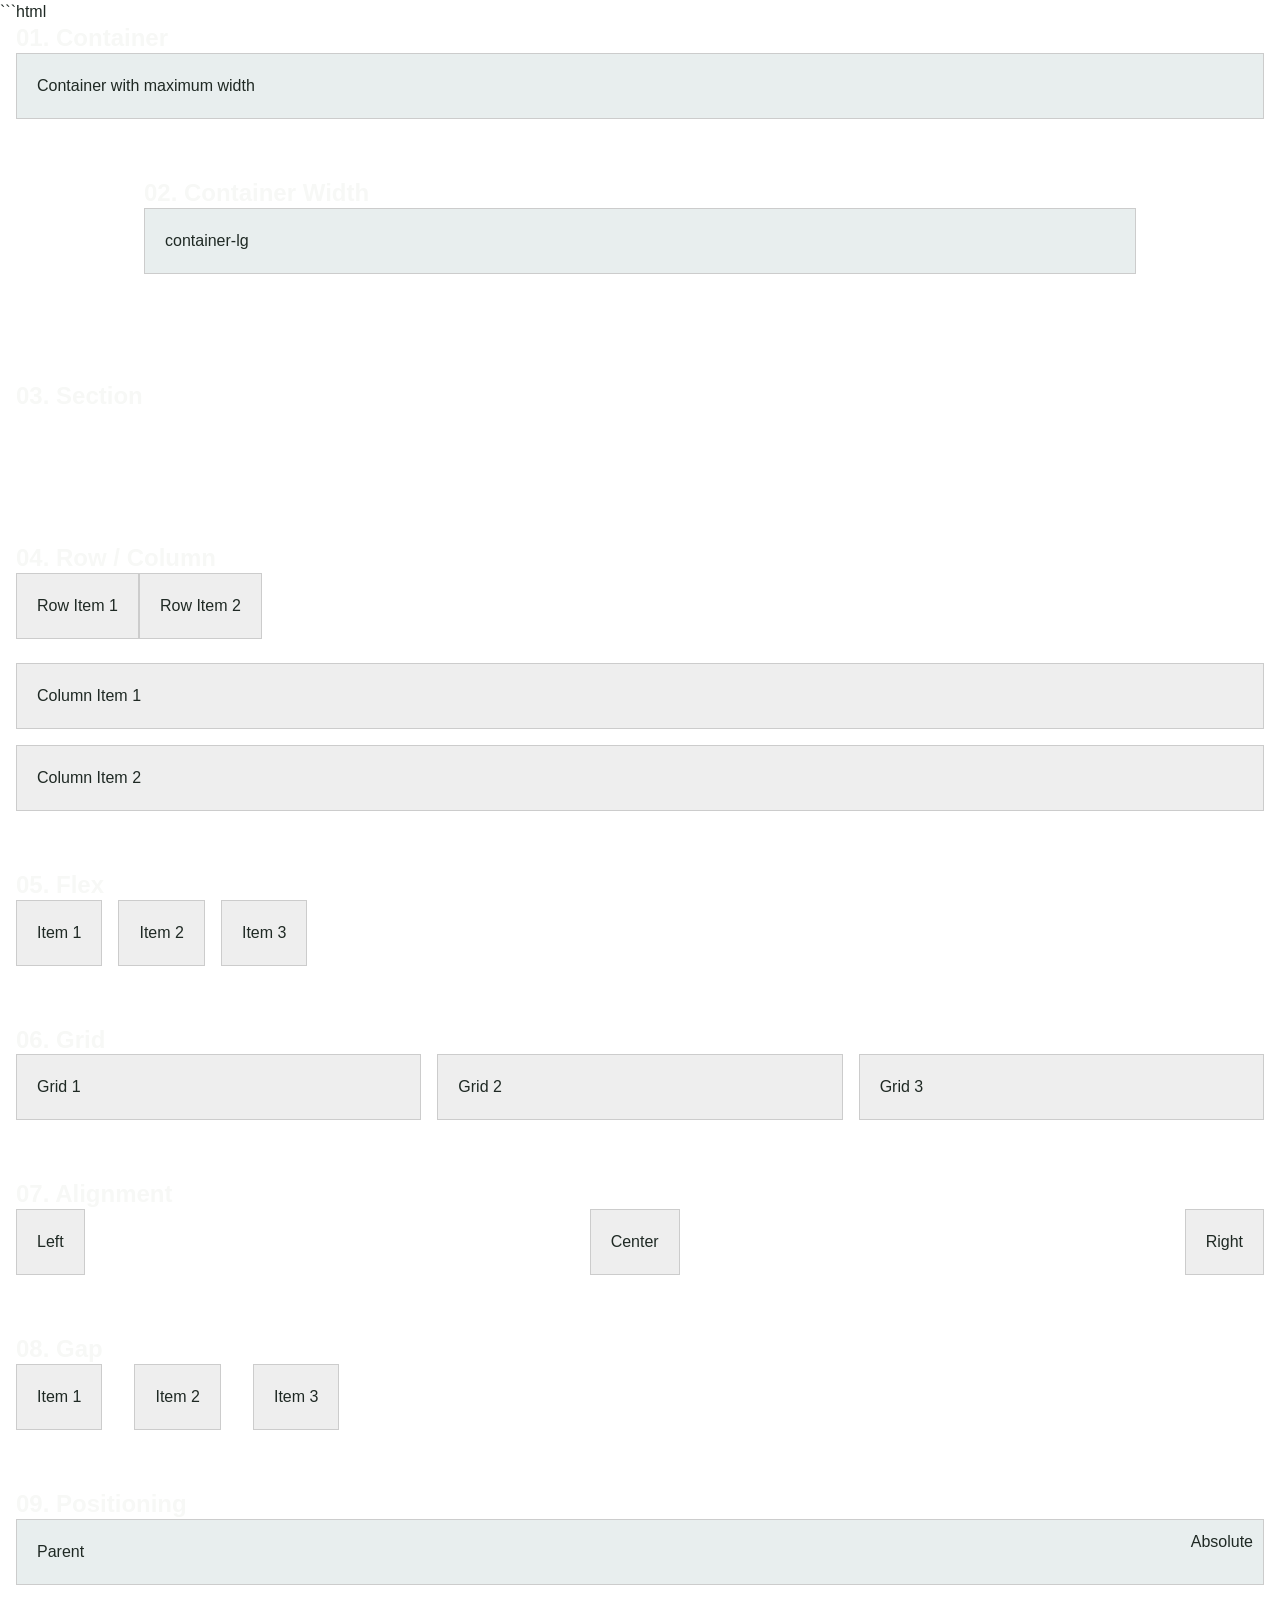
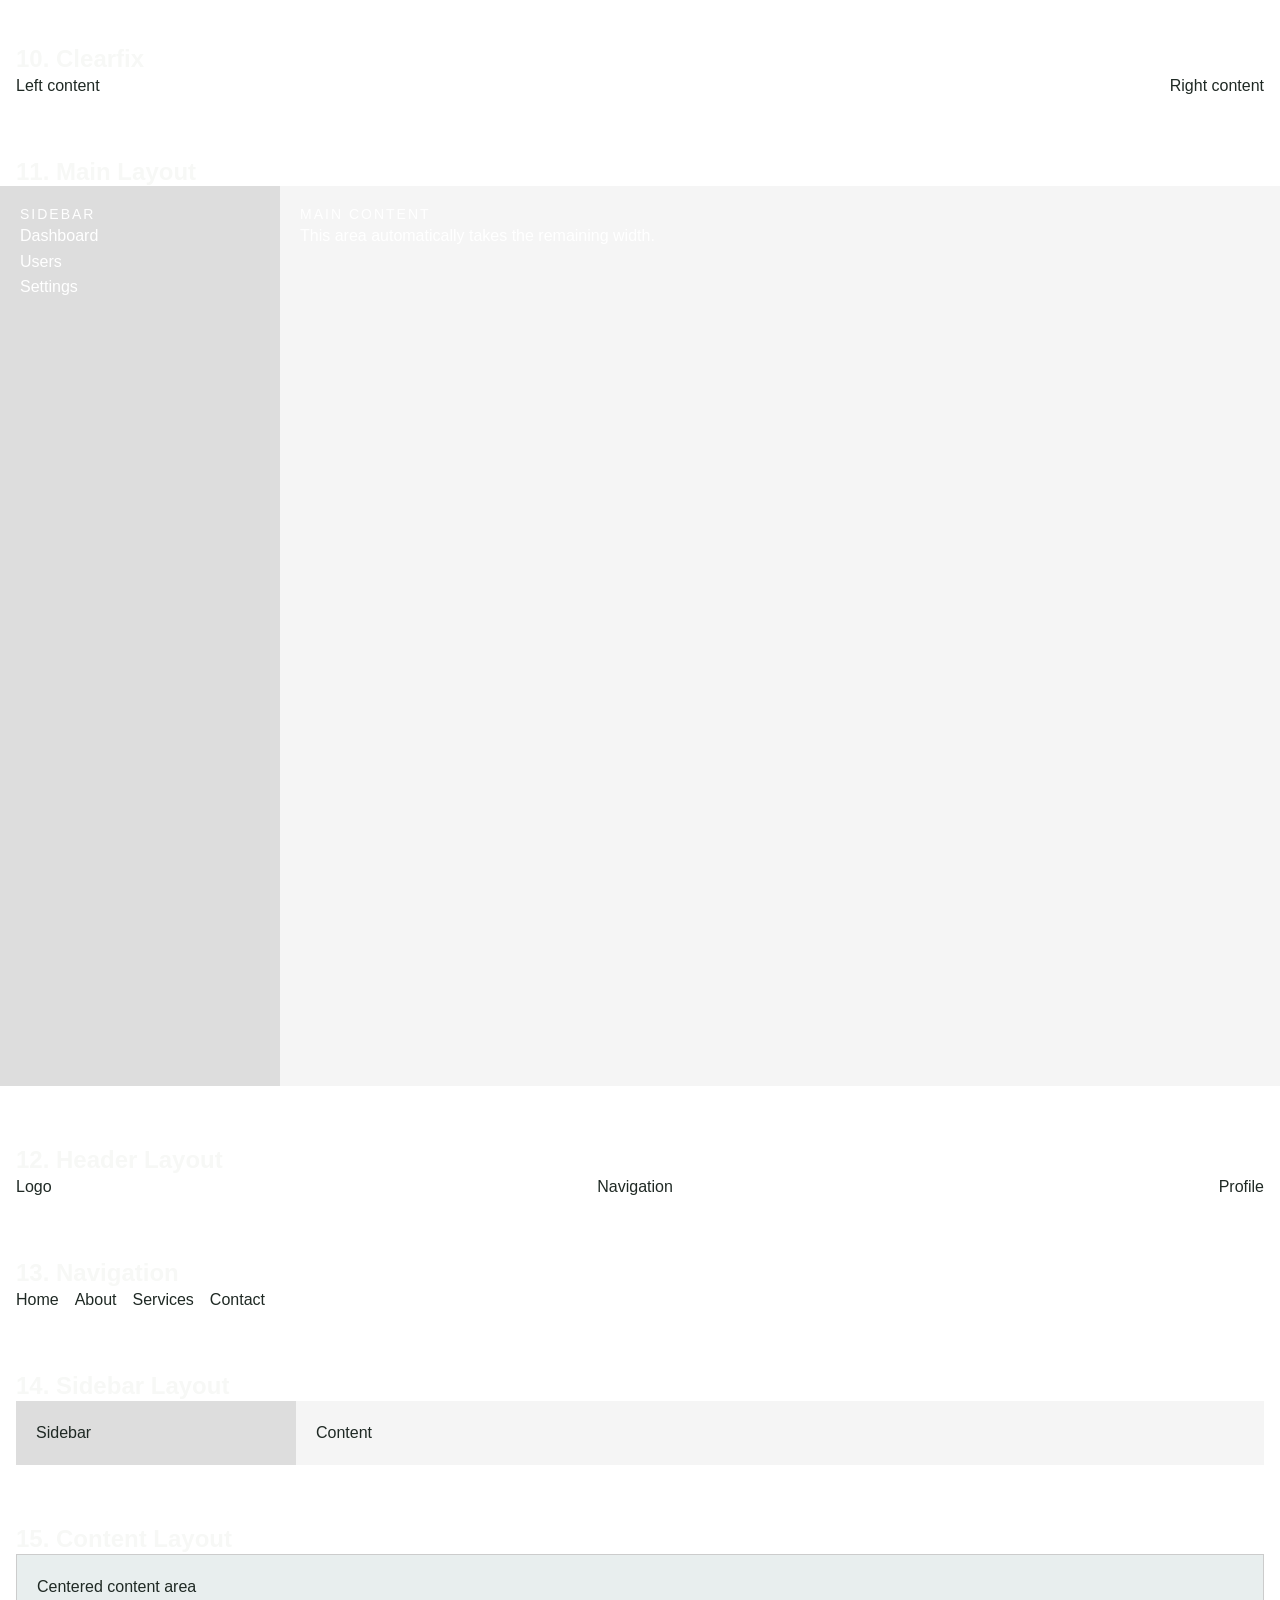
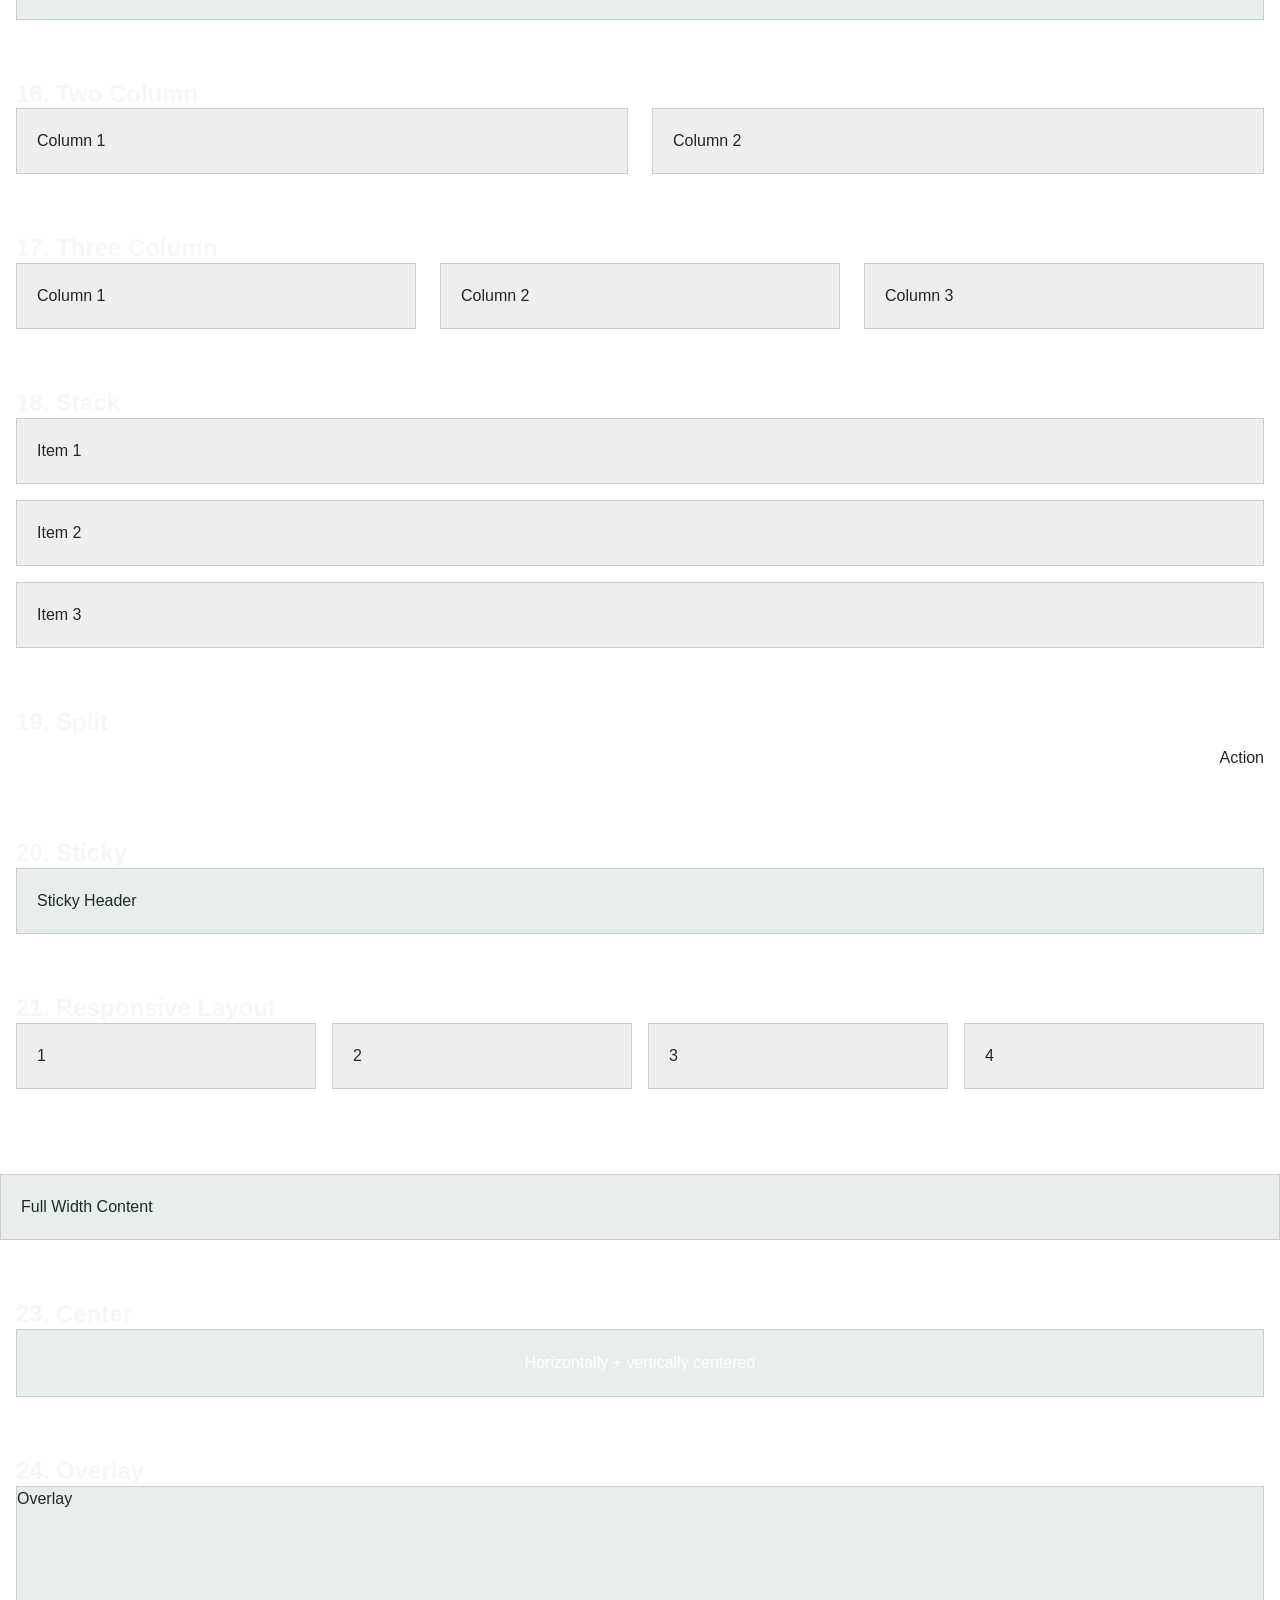
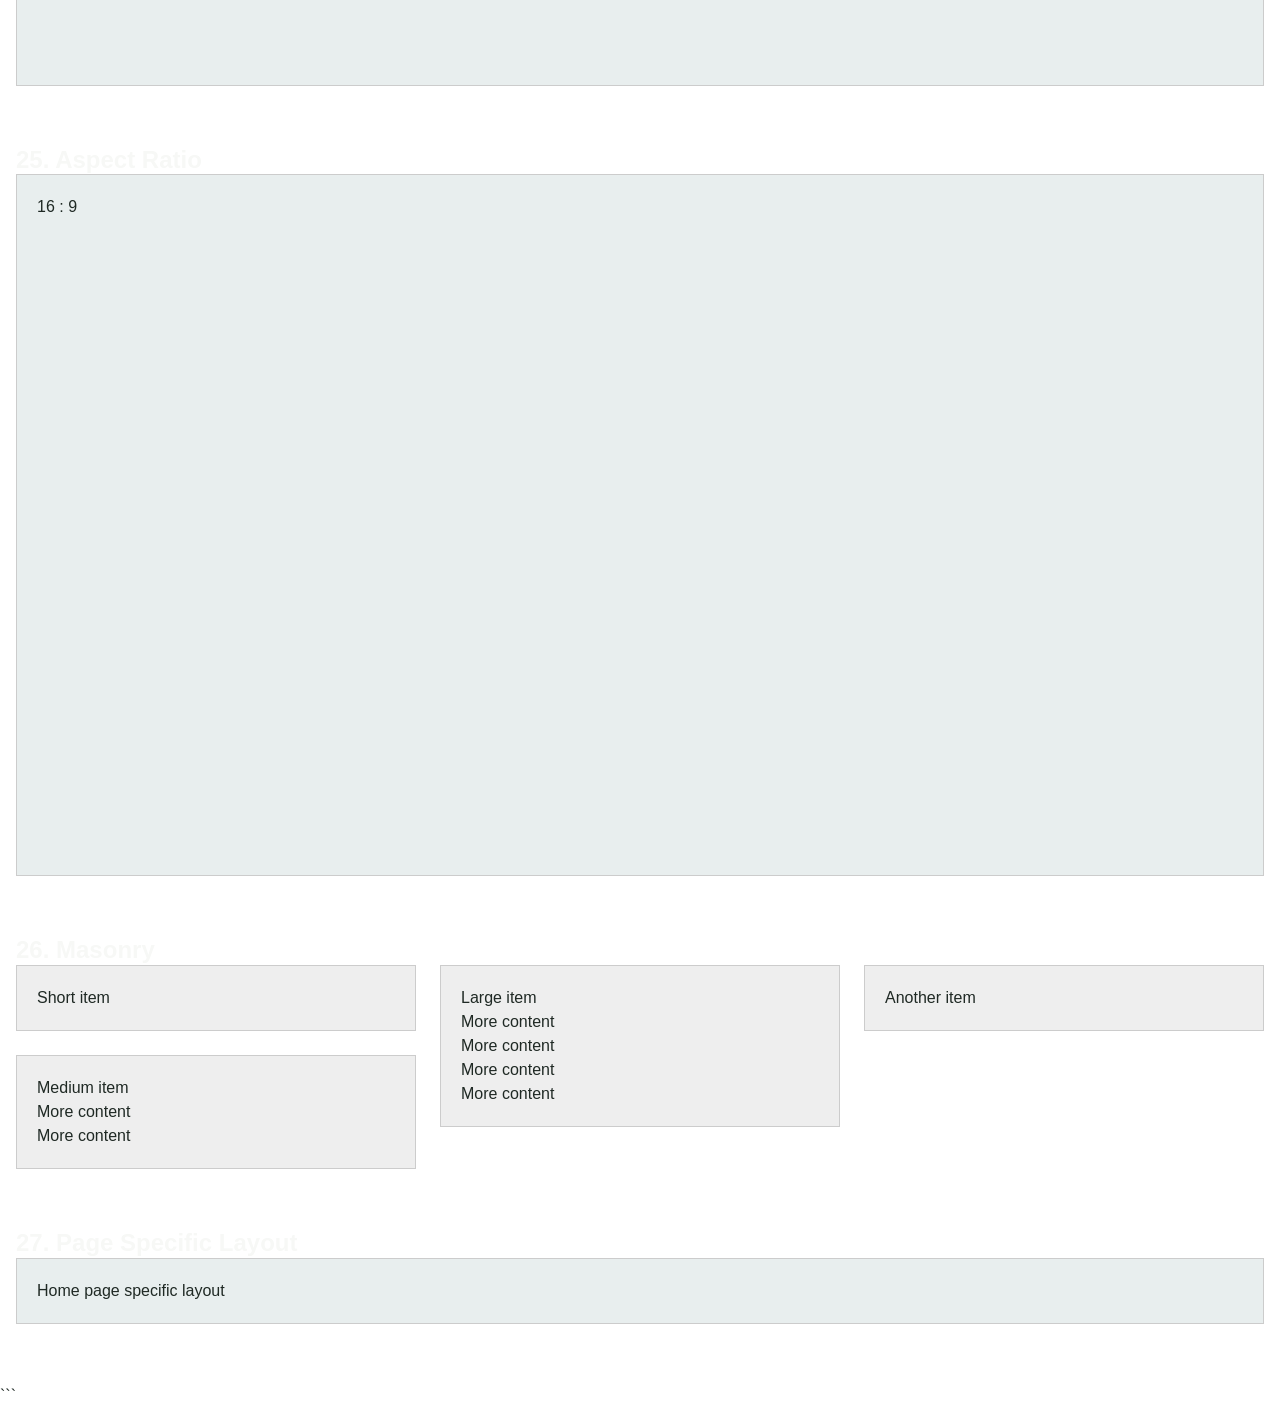
<file: css/css-test-html/layout.html>
```html
<!DOCTYPE html>
<html lang="en">

<head>
    <meta charset="UTF-8">
    <meta name="viewport" content="width=device-width, initial-scale=1.0">

    <title>Layout CSS Examples</title>

    <!-- Your CSS files -->
  <link rel="stylesheet" href="../reset.css">
  <link rel="stylesheet" href="../variables.css">
  <link rel="stylesheet" href="../typography.css">
  <link rel="stylesheet" href="../layout.css">
  <link rel="stylesheet" href="../components.css">
  <link rel="stylesheet" href="../style.css">

    <style>
        /* Demo-only styles */
        .demo-box {
            padding: 20px;
            background: #e8eeee;
            border: 1px solid #ccc;
        }

        .demo-sidebar {
            background: #ddd;
            padding: 20px;
            width: 280px;
        }

        .demo-content {
            background: #f5f5f5;
            padding: 20px;
        }

        .demo-item {
            padding: 20px;
            background: #eee;
            border: 1px solid #ccc;
        }

        section {
            margin-bottom: 60px;
        }
    </style>
</head>

<body>

    <!-- =====================================================
         01. CONTAINER
         ===================================================== -->

    <section>

        <div class="container">

            <h2>01. Container</h2>

            <div class="demo-box">
                Container with maximum width
            </div>

        </div>

    </section>


    <!-- =====================================================
         02. CONTAINER WIDTHS
         ===================================================== -->

    <section>

        <div class="container container-lg">

            <h2>02. Container Width</h2>

            <div class="demo-box">
                container-lg
            </div>

        </div>

    </section>


    <!-- =====================================================
         03. SECTION
         ===================================================== -->

    <section class="section">

        <div class="container">

            <h2>03. Section</h2>

            <p>
                Section provides vertical spacing around content.
            </p>

        </div>

    </section>


    <!-- =====================================================
         04. ROW / COLUMN
         ===================================================== -->

    <section>

        <div class="container">

            <h2>04. Row / Column</h2>

            <div class="row">

                <div class="demo-item">
                    Row Item 1
                </div>

                <div class="demo-item">
                    Row Item 2
                </div>

            </div>

            <br>

            <div class="column gap-4">

                <div class="demo-item">
                    Column Item 1
                </div>

                <div class="demo-item">
                    Column Item 2
                </div>

            </div>

        </div>

    </section>


    <!-- =====================================================
         05. FLEX
         ===================================================== -->

    <section>

        <div class="container">

            <h2>05. Flex</h2>

            <div class="flex gap-4">

                <div class="demo-item">
                    Item 1
                </div>

                <div class="demo-item">
                    Item 2
                </div>

                <div class="demo-item">
                    Item 3
                </div>

            </div>

        </div>

    </section>


    <!-- =====================================================
         06. GRID
         ===================================================== -->

    <section>

        <div class="container">

            <h2>06. Grid</h2>

            <div class="grid grid-3 gap-4">

                <div class="demo-item">
                    Grid 1
                </div>

                <div class="demo-item">
                    Grid 2
                </div>

                <div class="demo-item">
                    Grid 3
                </div>

            </div>

        </div>

    </section>


    <!-- =====================================================
         07. ALIGNMENT
         ===================================================== -->

    <section>

        <div class="container">

            <h2>07. Alignment</h2>

            <div class="flex items-center justify-between">

                <div class="demo-item">
                    Left
                </div>

                <div class="demo-item">
                    Center
                </div>

                <div class="demo-item">
                    Right
                </div>

            </div>

        </div>

    </section>


    <!-- =====================================================
         08. GAP
         ===================================================== -->

    <section>

        <div class="container">

            <h2>08. Gap</h2>

            <div class="flex gap-8">

                <div class="demo-item">
                    Item 1
                </div>

                <div class="demo-item">
                    Item 2
                </div>

                <div class="demo-item">
                    Item 3
                </div>

            </div>

        </div>

    </section>


    <!-- =====================================================
         09. POSITIONING
         ===================================================== -->

    <section>

        <div class="container">

            <h2>09. Positioning</h2>

            <div class="relative demo-box">

                Parent

                <div class="absolute" style="right: 10px; top: 10px;">
                    Absolute
                </div>

            </div>

        </div>

    </section>


    <!-- =====================================================
         10. CLEARFIX
         ===================================================== -->

    <section>

        <div class="container">

            <h2>10. Clearfix</h2>

            <div class="clearfix">

                <div style="float: left;">
                    Left content
                </div>

                <div style="float: right;">
                    Right content
                </div>

            </div>

        </div>

    </section>


    <!-- =====================================================
         11. MAIN LAYOUT
         ===================================================== -->

    <section>

        <div class="container">

            <h2>11. Main Layout</h2>

        </div>

        <div class="main-layout">

            <aside class="demo-sidebar">

                <h3>Sidebar</h3>

                <p>Dashboard</p>
                <p>Users</p>
                <p>Settings</p>

            </aside>

            <main class="main-content demo-content">

                <h3>Main Content</h3>

                <p>
                    This area automatically takes the remaining width.
                </p>

            </main>

        </div>

    </section>


    <!-- =====================================================
         12. HEADER LAYOUT
         ===================================================== -->

    <section>

        <div class="container">

            <h2>12. Header Layout</h2>

            <header class="header">

                <div class="header-inner">

                    <div>
                        Logo
                    </div>

                    <nav>
                        Navigation
                    </nav>

                    <div>
                        Profile
                    </div>

                </div>

            </header>

        </div>

    </section>


    <!-- =====================================================
         13. NAVIGATION
         ===================================================== -->

    <section>

        <div class="container">

            <h2>13. Navigation</h2>

            <nav class="nav">

                <ul class="nav-list">

                    <li>Home</li>
                    <li>About</li>
                    <li>Services</li>
                    <li>Contact</li>

                </ul>

            </nav>

        </div>

    </section>


    <!-- =====================================================
         14. SIDEBAR LAYOUT
         ===================================================== -->

    <section>

        <div class="container">

            <h2>14. Sidebar Layout</h2>

            <div class="sidebar-layout">

                <aside class="sidebar demo-sidebar">
                    Sidebar
                </aside>

                <div class="sidebar-content demo-content">
                    Content
                </div>

            </div>

        </div>

    </section>


    <!-- =====================================================
         15. CONTENT LAYOUT
         ===================================================== -->

    <section>

        <div class="container">

            <h2>15. Content Layout</h2>

            <div class="content">

                <div class="content-inner">

                    <div class="demo-box">
                        Centered content area
                    </div>

                </div>

            </div>

        </div>

    </section>


    <!-- =====================================================
         16. TWO COLUMN
         ===================================================== -->

    <section>

        <div class="container">

            <h2>16. Two Column</h2>

            <div class="layout-2-column">

                <div class="demo-item">
                    Column 1
                </div>

                <div class="demo-item">
                    Column 2
                </div>

            </div>

        </div>

    </section>


    <!-- =====================================================
         17. THREE COLUMN
         ===================================================== -->

    <section>

        <div class="container">

            <h2>17. Three Column</h2>

            <div class="layout-3-column">

                <div class="demo-item">
                    Column 1
                </div>

                <div class="demo-item">
                    Column 2
                </div>

                <div class="demo-item">
                    Column 3
                </div>

            </div>

        </div>

    </section>


    <!-- =====================================================
         18. STACK
         ===================================================== -->

    <section>

        <div class="container">

            <h2>18. Stack</h2>

            <div class="stack stack-md">

                <div class="demo-item">
                    Item 1
                </div>

                <div class="demo-item">
                    Item 2
                </div>

                <div class="demo-item">
                    Item 3
                </div>

            </div>

        </div>

    </section>


    <!-- =====================================================
         19. SPLIT
         ===================================================== -->

    <section>

        <div class="container">

            <h2>19. Split</h2>

            <div class="split">

                <div>
                    <h3>Title</h3>
                    <p>Description</p>
                </div>

                <button>
                    Action
                </button>

            </div>

        </div>

    </section>


    <!-- =====================================================
         20. STICKY
         ===================================================== -->

    <section>

        <div class="container">

            <h2>20. Sticky</h2>

            <div class="sticky-top demo-box">

                Sticky Header

            </div>

        </div>

    </section>


    <!-- =====================================================
         21. RESPONSIVE LAYOUT
         ===================================================== -->

    <section>

        <div class="container">

            <h2>21. Responsive Layout</h2>

            <div class="grid grid-4 gap-4">

                <div class="demo-item">
                    1
                </div>

                <div class="demo-item">
                    2
                </div>

                <div class="demo-item">
                    3
                </div>

                <div class="demo-item">
                    4
                </div>

            </div>

            <p>
                Resize the browser to see the responsive behavior.
            </p>

        </div>

    </section>


    <!-- =====================================================
         22. FULL WIDTH
         ===================================================== -->

    <section>

        <div class="full-width demo-box">

            Full Width Content

        </div>

    </section>


    <!-- =====================================================
         23. CENTER
         ===================================================== -->

    <section>

        <div class="container">

            <h2>23. Center</h2>

            <div class="center demo-box">

                <p>
                    Horizontally + vertically centered
                </p>

            </div>

        </div>

    </section>


    <!-- =====================================================
         24. OVERLAY
         ===================================================== -->

    <section>

        <div class="container">

            <h2>24. Overlay</h2>

            <div class="relative demo-box" style="height: 200px;">

                <div class="overlay">
                    Overlay
                </div>

            </div>

        </div>

    </section>


    <!-- =====================================================
         25. ASPECT RATIO
         ===================================================== -->

    <section>

        <div class="container">

            <h2>25. Aspect Ratio</h2>

            <div class="aspect-video demo-box">

                16 : 9

            </div>

        </div>

    </section>


    <!-- =====================================================
         26. MASONRY
         ===================================================== -->

    <section>

        <div class="container">

            <h2>26. Masonry</h2>

            <div class="masonry">

                <div class="demo-item">
                    Short item
                </div>

                <div class="demo-item">
                    Medium item<br>
                    More content<br>
                    More content
                </div>

                <div class="demo-item">
                    Large item<br>
                    More content<br>
                    More content<br>
                    More content<br>
                    More content
                </div>

                <div class="demo-item">
                    Another item
                </div>

            </div>

        </div>

    </section>


    <!-- =====================================================
         27. PAGE SPECIFIC
         ===================================================== -->

    <section class="page-home">

        <div class="container">

            <h2>27. Page Specific Layout</h2>

            <div class="demo-box">

                Home page specific layout

            </div>

        </div>

    </section>


</body>

</html>
```
</file>
<file: css/style.css>
@import 'reset.css';
@import 'variables.css';
@import 'typography.css';
@import 'layout.css';
@import 'components.css';

/* =========================================================
   # HEADER
   ========================================================= */

.vance-header {
    background-color: var(--color-primary);
    border-bottom: 1px solid var(--color-border);
}

/* =========================================================
   # NAVIGATION
   ========================================================= */
.vance-nav {
    min-height: 80px;
    gap: var(--space-8);
}

/* =========================================================
   # LOGO
   ========================================================= */
.logo {
    flex-shrink: 0;

    color: var(--color-text-inverse);
    font-size: var(--font-size-xl);
}

.logo span {
    color: var(--color-primary-light);
}

/* =========================================================
   # NAVIGATION LIST
   ========================================================= */
.vance-nav-list {
    margin: auto;
}

.vance-nav-list a {
    text-decoration: none;
    color: var(--color-text-inverse);

    font-size: var(--font-size-sm);
    font-weight: 500;

    transition: color 0.2s ease;
}

.vance-nav-list a:hover {
    color: var(--color-primary-light);
}

/* =========================================================
   05. NAVIGATION ACTIONS
   ========================================================= */
.nav-actions {
    display: flex;
    align-items: center;

    flex-shrink: 0;
}

.nav-actions .btn {
    color: var(--color-text-inverse);
}

.nav-actions i {
    display: inline-flex;
    align-items: center;
    justify-content: center;
    color: inherit;
    width: var(--font-size-4xl);
    height: var(--font-size-4xl);
}

.nav-actions .cart-count-container {
    position: relative;
}

.nav-actions .cart-count-container .cart-count {
    position: absolute;
    right: 4px;
    top: 4px;
    background-color: red;
    color: inherit;
    border-radius: 50%;

    display: flex;
    align-items: center;
    justify-content: center;
    width: 16px;
    height: 16px;
    font-size: var(--font-size-xs);
    padding: var(--space-2);
}

.nav-actions .btn {
    padding: 0px;
}

/* = HAMBURGER = */
.vance-menu-toggle {
    display: none;
}

.vance-mobile-nav-list{
    display: none;
}

/*---------------- 
# SECTION HERO 
-----------------*/
main{
    background-color: var(--color-background);
}
/*---------------- 
# SECTION HERO 
-----------------*/
.hero-section {
    min-height: calc(100vh - 80px);
}

.hero-section-container{
    align-items: center;
    justify-content: center;
}

.hero-content{
    max-width: 50%;
}

.hero-content p{
    color: var(--color-text);
    padding-top: var(--space-2);
    padding-bottom: var(--space-5);
    max-width: 75%;
}

.hero-content a{
    color: var(--color-text-inverse);
}

.hero-content a:hover{
    text-decoration: none;
    color: var(--color-primary);
    background-color: var(--color-background);
    border: 1px solid var(--color-primary);
}

.hero-content .free-ship{
    padding-left: var(--space-6);
}

.hero-image {
    max-width: 50%;
    
    display: flex;
    flex-direction: row;
    align-items: end;
    overflow: hidden;
}


.hero-image img{
    height: fit-content;

    /* background-color: var(--color-primary); */
    /* border: 2px dashed var(--color-primary); */
    z-index: 2;
}


/* 
# section-shop-category
*/

.section-shop-category{
    background-color: var(--color-primary-dark);
}

.shop-category-header{
    display: flex;
    align-items: center;
    justify-content: space-between;
    padding-bottom: var(--space-8);
}

.shop-category-header h2,h3, p{
    color: var(--color-text-inverse);
}

.shop-category-header .header-title h3{
    padding-bottom: var(--space-2);
}

.shop-category-grid .card{
    border-radius: 0px;
    text-align: center;
    color: var(--color-text-inverse);
}

.shop-category-grid .card h4{
    color: var(--color-text-inverse);
}


/* 
# Find Your Fit
*/
.find-your-fit .header .header-title h3{
    color: var(--color-text);
}

.find-your-fit .header{
    display: flex;
    flex-direction: row;
    justify-content: space-between;
}

.find-your-fit .shop-navigation{
    display: flex;
    flex-direction: column;
    align-items: center;
    justify-content: center;
    gap: var(--space-2);
}

.find-your-fit .grid{
    margin-top: var(--space-10);
    gap: var(--space-6);
}

.find-your-fit .card-content{
    display: flex;
    flex-direction: column;
}

.find-your-fit .card-content .sub-content{
    display: flex;
    flex-direction: row;
    justify-content: space-between;
}

/* 
# Best Sellers
*/
.best-sellers{
    background-color: var(--color-primary);
}

.best-sellers .header .header-title h3,h2{
    color: var(--color-surface);
}

.best-sellers .header{
    display: flex;
    flex-direction: row;
    justify-content: space-between;
}

.best-sellers .shop-navigation{
    display: flex;
    flex-direction: column;
    align-items: center;
    justify-content: center;
    gap: var(--space-2);
}

.best-sellers .grid{
    margin-top: var(--space-10);
    gap: var(--space-6);
}

.best-sellers .card-content{
    display: flex;
    flex-direction: column;
    
}

.best-sellers .card-content .sub-content{
    display: flex;
    flex-direction: row;
    justify-content: space-between;
}

.best-sellers .btn-outline{
    background-color: var(--color-surface);
}
/* 
# Offier section
*/

.offier-section-container{
   background-color: var(--color-primary);
padding: var(--space-6);
}

.offier-section-content{
    text-align: center;
    justify-content: center;
    border: 3px dashed var(--color-secondary-light);
    padding: var(--space-6);
    gap: var(--space-8);
}

.offier-section-content .offier{
    display: inline-flex;
    align-items: center;
    font-size: var(--font-size-4xl);
    color: var(--color-text-inverse);
    font-weight: var(--font-weight-bold);
}

.offier-section-content .body{
    display: flex;
    flex-direction: column;
    gap: var(--space-2);
    align-items: start;
}

.offier-section-content .copen-code{
    margin-top: var(--space-4);
    padding: var(--space-2);    
    border: 2px dashed var(--color-secondary-light);
    color: var(--color-text-inverse);
}

.offier-section-content .btn{
    background-color: var(--color-text-inverse);
    max-height: 44px;
    margin-block: auto;
}

/* 
# Why Choose Us
*/

.why-choose-us-grid .card{
    border-radius: 0;

}

.why-choose-us-grid .card i,h4{
    color: var(--color-text-inverse);
}

.why-choose-us-grid .card i{
    font-size: var(--font-size-2xl);
    padding-bottom: var(--space-2);
}

/* 
# join Us
*/
.join-us{
    background-color: var(--color-primary);
    padding: var(--space-8);
}

.join-us-content{
    align-items: center;
    justify-content: center;
    gap: var(--space-2);
}

.join-us-content .body{
    max-width: 50%;
    display: flex;
    flex-direction: column;
    gap: var(--space-2);
}

.join-us-content .form-feild{
    width: 60%;
    display: flex;
    border: 1px solid var(--color-primary-light);
}

.join-us-content .form-feild .btn{
    flex-grow: 0;
}

.join-us-content .form-feild input{
    flex-grow: 1;
    height: 46px;
    padding: var(--space-1);
}
/* 
# footer
*/
.footer{
    background-color: var(--color-primary);
    padding-top: var(--space-10);
}

.footer-grid{
    gap: var(--space-4);
}



.footer-content p{
    font-size: var(--font-size-sm);
    padding-block: var(--space-2);
    width: 85%;
}

.footer-content i{
    color: var(--color-text-inverse);
    font-size: var(--font-size-xl);
    margin-left: var(--space-2);
}

.footer-links{
    display: flex;
    flex-direction: column;
    gap: var(--space-4);
}

.footer-links h5{
    color: var(--color-text-inverse);
    text-transform: uppercase;
}

.footer-links a{
    color: var(--color-text-inverse);
}

.footer-links .links{
    display: flex;
    flex-direction: column;
    gap: var(--space-2);
}

.low-footer{
    border-top: 2px dashed var(--color-primary-light);
    margin-top: var(--space-6);
    padding-block: var(--space-4);
    text-align: center;
}

/* ========================================================= MOBILE ========================================================= */
@media (max-width: 768px) {

    /* Hide desktop navigation */
    .vance-nav-list {
        display: none;
    }

    .vance-mobile-nav-list {
        display: flex;
        flex-direction: column;
        justify-content: center;
        align-items: center;
        height: 100vh;
    }

    .vance-mobile-nav-list li {
        padding-block: var(--space-3);
    }

    .vance-mobile-nav-list a {
        color: var(--color-text-inverse);
    }

    .nav-actions i {
        font-size: var(--font-size-xl);
    }


    /* Show hamburger */
    .vance-menu-toggle {
        display: inline-flex;
        align-items: center;
        justify-content: center;
    }

    /* Mobile menu */
    .vance-mobile-menu {
        display: none;
    }

    .vance-mobile-menu.is-open {
        display: block;
    }
}
</file>
<file: css/variables.css>
/* =========================================================
   VARIABLES.CSS
   Design Tokens

   variables.css
│
├── 🔴 MUST USE
│   ├── 01. Primary colors
│   ├── 02. Secondary colors
│   ├── 03. Background colors
│   ├── 04. Text colors
│   ├── 05. Border colors
│   ├── 06. Status colors
│   ├── 07. Font families
│   ├── 08. Font sizes
│   ├── 09. Font weights
│   ├── 10. Spacing
│   ├── 11. Border radius
│   ├── 12. Border width
│   ├── 13. Shadows
│   ├── 14. Container widths
│   └── 15. Transitions
│
├── 🟡 RECOMMENDED
│   ├── 16. Line heights
│   ├── 17. Letter spacing
│   ├── 18. Z-index
│   ├── 19. Breakpoints
│   ├── 20. Opacity
│   ├── 21. Input / control sizes
│   ├── 22. Header height
│   ├── 23. Navigation height
│   ├── 24. Content width
│   └── 25. Overlay
│
└── 🟢 OPTIONAL
    ├── 26. Gradients
    ├── 27. Aspect ratios
    ├── 28. Icon sizes
    └── 29. Component-specific values
   ========================================================= */
:root {
   /* =========================
   Colors
   ========================= */

   /* Brand Colors */
   --color-primary: #2c5745;
   --color-primary-dark: #214334;
   --color-primary-light: #6fae91;

   --color-secondary: #2e2910;
   --color-secondary-dark: #1f1c0b;
   --color-secondary-light: #5a542f;

   /* Background */
   --color-background:  #e9faf2;
   --color-surface: #f7f8f6;
   --color-surface-alt: #eef1ed;

   /* Text */
   --color-text: #1f2924;
   --color-text-secondary: #4f5954;
   --color-text-muted: #737b77;
   --color-text-inverse: #ffffff;

   /* Border */
   --color-border: #d9dfdb;
   --color-border-light: #e9ecea;
   --color-border-dark: #aeb8b2;

   /* status */
   --color-success: #2c5745;
   --color-warning: #b7791f;
   --color-danger: #c53030;
   --color-info: #2563eb;

   /* =========================
     Typography
     ========================= */

   --font-family-base: "Poppins", sans-serif;
   --font-family-heading: "Poppins", sans-serif;
   --font-family-mono: monospace;

  /* Font Sizes
    xs  = 12px
    sm  = 14px
    md  = 16px
    lg  = 18px
    xl  = 20px
    2xl = 24px
    3xl = 32px
  */
  --font-size-xs: 0.75rem;   /* 12px */
  --font-size-sm: 0.875rem;  /* 14px */
  --font-size-md: 1rem;      /* 16px */
  --font-size-lg: 1.125rem;  /* 18px */
  --font-size-xl: 1.25rem;   /* 20px */
  --font-size-2xl: 1.5rem;   /* 24px */
  --font-size-3xl: 2rem;     /* 32px */
  --font-size-3xl: 2.625rem; /* 42px */
  --font-size-4xl: 3rem;     /* 48px */

   --font-weight-regular: 400;
   --font-weight-medium: 500;
   --font-weight-semibold: 600;
   --font-weight-bold: 700;

   --line-height-none: 1;
   --line-height-tight: 1.2;
   --line-height-normal: 1.5;
   --line-height-relaxed: 1.6;


   /* =========================
     Spacing
     ========================= */

   --space-1: 0.25rem;
   /* 4px */
   --space-2: 0.5rem;
   /* 8px */
   --space-3: 0.75rem;
   /* 12px */
   --space-4: 1rem;
   /* 16px */
   --space-5: 1.25rem;
   /* 20px */
   --space-6: 1.5rem;
   /* 24px */
   --space-8: 2rem;
   /* 32px */
   --space-10: 2.5rem;
   /* 40px */
   --space-12: 3rem;
   /* 48px */
   --space-16: 4rem;
   /* 64px */
   --space-20: 5rem;
   /* 80px */
   --space-24: 6rem;
   /* 96px */


   /* =========================
     Borders
     ========================= */

   --border-width: 1px;
   --border-width-thick: 2px;

   --radius-sm: 0.25rem;
   --radius-md: 0.5rem;
   --radius-lg: 0.75rem;
   --radius-xl: 1rem;
   --radius-full: 9999px;


   /* =========================
     Shadows
     ========================= */

   --shadow-sm: 0 1px 2px rgb(0 0 0 / 0.05);
   --shadow-md: 0 4px 6px rgb(0 0 0 / 0.1);
   --shadow-lg: 0 10px 15px rgb(0 0 0 / 0.1);


   /* =========================
     Layout
     ========================= */

   --container-sm: 640px;
   --container-md: 768px;
   --container-lg: 1024px;
   --container-xl: 1280px;
   --container-2xl: 1440px;

   --content-max-width: 1200px;


   /* =========================
     Transitions
     ========================= */

   --transition-fast: 150ms ease;
   --transition-base: 250ms ease;
   --transition-slow: 400ms ease;


   /* =========================
     Z-index
     ========================= */

   --z-dropdown: 1000;
   --z-sticky: 1100;
   --z-fixed: 1200;
   --z-modal: 1300;
   --z-tooltip: 1400;


   /* =========================
     Controls
     ========================= */

   --input-height-sm: 36px;
   --input-height-md: 42px;
   --input-height-lg: 48px;

   --header-height: 72px;
   --nav-height: 64px;
}
</file>
<file: css/typography.css>
/* =========================================================
   TYPOGRAPHY.CSS

   Typography System

   typography.css
   │
   ├── 🔴 MUST USE
   │   ├── 01. Base typography
   │   ├── 02. Font family
   │   ├── 03. Font size
   │   ├── 04. Font weight
   │   ├── 05. Line height
   │   ├── 06. Heading styles
   │   ├── 07. Paragraph styles
   │   ├── 08. Link styles
   │   └── 09. Text alignment
   │
   ├── 🟡 RECOMMENDED
   │   ├── 10. Letter spacing
   │   ├── 11. Text colors
   │   ├── 12. Small / helper text
   │   ├── 13. Label text
   │   ├── 14. Caption text
   │   ├── 15. Strong / emphasis
   │   ├── 16. List typography
   │   └── 17. Responsive typography
   │
   └── 🟢 OPTIONAL
       ├── 18. Display text
       ├── 19. Text truncation
       ├── 20. Text transformation
       ├── 21. Code / monospace text
       ├── 22. Blockquote
       └── 23. Component-specific typography

   ========================================================= */

   /* =========================
   Base Typography
   ========================= */

body {
  font-family: var(--font-family-base);
  font-size: var(--font-size-md);
  font-weight: var(--font-weight-regular);
  line-height: var(--line-height-normal);
  color: var(--color-text);
}


/* =========================
   Headings
   ========================= */

h1,
h2,
h3,
h4,
h5,
h6 {
  font-family: var(--font-family-heading);
  color: var(--color-text);
}

h1 {
  font-size: var(--font-size-3xl);
  font-weight: var(--font-weight-bold);
  line-height: var(--line-height-tight);
}

h2 {
  font-size: var(--font-size-2xl);
  font-weight: var(--font-weight-bold);
  line-height: var(--line-height-tight);
}

h3 {
  font-size: var(--font-size-sm);
  font-weight: var(--font-weight-regular);
  line-height: var(--line-height-tight);
  letter-spacing: 2px;
  text-transform: uppercase;
  font-weight: 500;
}

h4 {
  font-size: var(--font-size-lg);
  font-weight: var(--font-weight-semibold);
}

h5 {
  font-size: var(--font-size-md);
  font-weight: var(--font-weight-semibold);
}

h6 {
  font-size: var(--font-size-sm);
  font-weight: var(--font-weight-semibold);
}


/* =========================
   Paragraph
   ========================= */

p {
  font-size: var(--font-size-md);
  line-height: var(--line-height-relaxed);
  color: var(--color-text-secondary);
}


/* =========================
   Links
   ========================= */

a {
  color: var(--color-primary);
  text-decoration: none;
}

a:hover {
  text-decoration: underline;
}


/* =========================
   Text Utilities
   ========================= */

.text-center {
  text-align: center;
}

.text-left {
  text-align: left;
}

.text-right {
  text-align: right;
}


/* =========================
   Font Weight
   ========================= */

.fw-regular {
  font-weight: var(--font-weight-regular);
}

.fw-medium {
  font-weight: var(--font-weight-medium);
}

.fw-semibold {
  font-weight: var(--font-weight-semibold);
}

.fw-bold {
  font-weight: var(--font-weight-bold);
}


/* =========================
   Text Colors
   ========================= */

.text-primary {
  color: var(--color-primary);
}

.text-secondary {
  color: var(--color-text-secondary);
}

.text-muted {
  color: var(--color-text-muted);
}

.text-success {
  color: var(--color-success);
}

.text-warning {
  color: var(--color-warning);
}

.text-danger {
  color: var(--color-danger);
}


/* =========================
   Small Text
   ========================= */

small {
  font-size: var(--font-size-sm);
}


/* =========================
   Strong
   ========================= */

strong,
b {
  font-weight: var(--font-weight-bold);
}
</file>
<file: css/layout.css>
/* =========================================================

   LAYOUT.CSS

   Page Structure
   Containers, Grid, Flexbox, Sections, Positioning, Responsive Layout

   layout.css

│
├── 🔴 MUST USE
│   ├── 01. Container
│   ├── 02. Container widths
│   ├── 03. Section
│   ├── 04. Row / Column
│   ├── 05. Flex utilities
│   ├── 06. Grid utilities
│   ├── 07. Alignment
│   ├── 08. Spacing / Gap
│   ├── 09. Positioning
│   └── 10. Clearfix
│
├── 🟡 RECOMMENDED
│   ├── 11. Main layout
│   ├── 12. Header layout
│   ├── 13. Navigation layout
│   ├── 14. Sidebar layout
│   ├── 15. Content layout
│   ├── 16. Two-column layout
│   ├── 17. Three-column layout
│   ├── 18. Stack layout
│   ├── 19. Split layout
│   ├── 20. Sticky layout
│   └── 21. Responsive layout
│
└── 🟢 OPTIONAL
    ├── 22. Full-width layout
    ├── 23. Centered layout
    ├── 24. Overlay layout
    ├── 25. Aspect-ratio containers
    ├── 26. Masonry layout
    └── 27. Page-specific layout

   ========================================================= */


/* =========================================================
   01. CONTAINER
   ========================================================= */

.container {
  width: 100%;
  max-width: var(--container-xl);
  margin-inline: auto;
  padding-inline: var(--space-4);
}

.container-fluid {
  width: 100%;
  padding-inline: var(--space-4);
}


/* =========================================================
   02. CONTAINER WIDTHS
   ========================================================= */

.container-sm {
  max-width: var(--container-sm);
}

.container-md {
  max-width: var(--container-md);
}

.container-lg {
  max-width: var(--container-lg);
}

.container-xl {
  max-width: var(--container-xl);
}

.container-2xl {
  max-width: var(--container-2xl);
}


/* =========================================================
   03. SECTION
   ========================================================= */

.section {
  width: 100%;
  padding-block: var(--space-12);
}

.section-sm {
  padding-block: var(--space-8);
}

.section-lg {
  padding-block: var(--space-16);
}


/* =========================================================
   04. ROW / COLUMN
   ========================================================= */

.row {
  display: flex;
  flex-wrap: wrap;
}

.column {
  display: flex;
  flex-direction: column;
}


/* =========================================================
   05. FLEX UTILITIES
   ========================================================= */

.flex {
  display: flex;
}

.inline-flex {
  display: inline-flex;
}

.flex-row {
  flex-direction: row;
}

.flex-column {
  flex-direction: column;
}

.flex-wrap {
  flex-wrap: wrap;
}

.flex-nowrap {
  flex-wrap: nowrap;
}

.flex-1 {
  flex: 1;
}

.flex-justify-content-space-between{
  justify-content: space-between;
}

/* =========================================================
   06. GRID UTILITIES
   ========================================================= */

.grid {
  display: grid;
}

.grid-2 {
  grid-template-columns: repeat(2, minmax(0, 1fr));
}

.grid-3 {
  grid-template-columns: repeat(3, minmax(0, 1fr));
}

.grid-4 {
  grid-template-columns: repeat(4, minmax(0, 1fr));
}


/* =========================================================
   07. ALIGNMENT
   ========================================================= */

.items-start {
  align-items: flex-start;
}

.items-center {
  align-items: center;
}

.items-end {
  align-items: flex-end;
}

.justify-start {
  justify-content: flex-start;
}

.justify-center {
  justify-content: center;
}

.justify-end {
  justify-content: flex-end;
}

.justify-between {
  justify-content: space-between;
}

.justify-around {
  justify-content: space-around;
}


/* =========================================================
   08. SPACING / GAP
   ========================================================= */

.gap-1 {
  gap: var(--space-1);
}

.gap-2 {
  gap: var(--space-2);
}

.gap-3 {
  gap: var(--space-3);
}

.gap-4 {
  gap: var(--space-4);
}

.gap-6 {
  gap: var(--space-6);
}

.gap-8 {
  gap: var(--space-8);
}

.gap-12 {
  gap: var(--space-12);
}


/* =========================================================
   09. POSITIONING
   ========================================================= */

.relative {
  position: relative;
}

.absolute {
  position: absolute;
}

.fixed {
  position: fixed;
}

.sticky {
  position: sticky;
}

.static {
  position: static;
}

.inset-0 {
  inset: 0;
}


/* =========================================================
   10. CLEARFIX
   ========================================================= */

.clearfix::after {
  content: "";
  display: table;
  clear: both;
}


/* =========================================================
   11. MAIN LAYOUT
   ========================================================= */

.page {
  min-height: 100vh;
}

.main-layout {
  display: flex;
  min-height: 100vh;
}

.main-content {
  flex: 1;
  min-width: 0;
}


/* =========================================================
   12. HEADER LAYOUT
   ========================================================= */

.header {
  width: 100%;
}

.header-inner {
  display: flex;
  align-items: center;
  justify-content: space-between;
}


/* =========================================================
   13. NAVIGATION LAYOUT
   ========================================================= */

.nav {
  display: flex;
  align-items: center;
}

.nav-list {
  display: flex;
  align-items: center;
  gap: var(--space-4);
}


/* =========================================================
   14. SIDEBAR LAYOUT
   ========================================================= */

.sidebar-layout {
  display: flex;
}

.sidebar {
  flex: 0 0 280px;
}

.sidebar-content {
  flex: 1;
  min-width: 0;
}


/* =========================================================
   15. CONTENT LAYOUT
   ========================================================= */

.content {
  width: 100%;
  min-width: 0;
}

.content-inner {
  width: 100%;
  max-width: var(--content-width);
  margin-inline: auto;
}


/* =========================================================
   16. TWO-COLUMN LAYOUT
   ========================================================= */

.layout-2-column {
  display: grid;
  grid-template-columns: repeat(2, minmax(0, 1fr));
  gap: var(--space-6);
}


/* =========================================================
   17. THREE-COLUMN LAYOUT
   ========================================================= */

.layout-3-column {
  display: grid;
  grid-template-columns: repeat(3, minmax(0, 1fr));
  gap: var(--space-6);
}


/* =========================================================
   18. STACK LAYOUT
   ========================================================= */

.stack {
  display: flex;
  flex-direction: column;
}

.stack-sm {
  gap: var(--space-2);
}

.stack-md {
  gap: var(--space-4);
}

.stack-lg {
  gap: var(--space-8);
}


/* =========================================================
   19. SPLIT LAYOUT
   ========================================================= */

.split {
  display: flex;
  align-items: center;
  justify-content: space-between;
  gap: var(--space-6);
}

.split > * {
  min-width: 0;
}


/* =========================================================
   20. STICKY LAYOUT
   ========================================================= */

.sticky-top {
  position: sticky;
  top: 0;
  z-index: var(--z-sticky);
}

.sticky-sidebar {
  position: sticky;
  top: var(--space-4);
}


/* =========================================================
   21. RESPONSIVE LAYOUT
   ========================================================= */

@media (max-width: 992px) {

  .grid-4 {
    grid-template-columns: repeat(2, minmax(0, 1fr));
  }

  .layout-3-column {
    grid-template-columns: repeat(2, minmax(0, 1fr));
  }

  .sidebar-layout {
    flex-direction: column;
  }

  .sidebar {
    flex: 1;
  }
}


@media (max-width: 768px) {

  .grid-3,
  .grid-2,
  .layout-2-column,
  .layout-3-column {
    grid-template-columns: 1fr;
  }

  .split {
    flex-direction: column;
    align-items: stretch;
  }

  .nav-list {
    flex-direction: column;
    align-items: flex-start;
  }
}


@media (max-width: 576px) {

  .container,
  .container-fluid {
    padding-inline: var(--space-3);
  }

  .section {
    padding-block: var(--space-8);
  }
}


/* =========================================================
   22. FULL-WIDTH LAYOUT
   ========================================================= */

.full-width {
  width: 100%;
}

.full-viewport {
  width: 100vw;
}


/* =========================================================
   23. CENTERED LAYOUT
   ========================================================= */

.center {
  display: flex;
  align-items: center;
  justify-content: center;
}

.center-horizontal {
  margin-inline: auto;
}


/* =========================================================
   24. OVERLAY LAYOUT
   ========================================================= */

.overlay {
  position: absolute;
  inset: 0;
}


/* =========================================================
   25. ASPECT-RATIO CONTAINERS
   ========================================================= */

.aspect-square {
  aspect-ratio: 1 / 1;
}

.aspect-video {
  aspect-ratio: 16 / 9;
}


/* =========================================================
   26. MASONRY LAYOUT
   ========================================================= */

.masonry {
  columns: 3;
  column-gap: var(--space-6);
}

.masonry > * {
  break-inside: avoid;
  margin-bottom: var(--space-6);
}


/* =========================================================
   27. PAGE-SPECIFIC LAYOUT
   ========================================================= */

/*
.page-home {}
.page-about {}
.page-contact {}
.page-dashboard {}
*/
</file>
<file: css/components.css>
/* =========================================================
   COMPONENTS.CSS
   Reusable UI Components

   Buttons, Cards, Forms, Alerts, Badges, Tables,
   Navigation Components, Modals, Dropdowns, etc.

   components.css

   ├── 🔴 MUST USE
   │   ├── 01. Buttons
   │   ├── 02. Cards
   │   ├── 03. Forms
   │   ├── 04. Inputs
   │   ├── 05. Labels
   │   ├── 06. Badges
   │   ├── 07. Alerts
   │   ├── 08. Tables
   │   ├── 09. Lists
   │   └── 10. Dividers
   │
   ├── 🟡 RECOMMENDED
   │   ├── 11. Dropdowns
   │   ├── 12. Modals
   │   ├── 13. Tabs
   │   ├── 14. Pagination
   │   ├── 15. Breadcrumbs
   │   ├── 16. Tooltips
   │   ├── 17. Progress bars
   │   ├── 18. Avatars
   │   ├── 19. Accordion
   │   ├── 20. Toasts
   │   └── 21. Loaders
   │
   └── 🟢 OPTIONAL
       ├── 22. Dropdown menus
       ├── 23. Chips / Tags
       ├── 24. Stepper
       ├── 25. Timeline
       ├── 26. Empty states
       └── 27. Page-specific components

   ========================================================= */


/* =========================================================
   01. BUTTONS
   ========================================================= */

.btn {
  display: inline-flex;
  align-items: center;
  justify-content: center;
  gap: var(--space-2);

  padding: var(--space-2) var(--space-4);

  border: 1px solid transparent;
  border-radius: var(--radius-md);

  font-family: inherit;
  font-size: var(--font-size-sm);
  font-weight: var(--font-weight-medium);

  line-height: 1.5;
  text-decoration: none;

  cursor: pointer;
  transition:
    background-color 0.2s ease,
    border-color 0.2s ease,
    color 0.2s ease;
}

.btn-primary {
  background-color: var(--color-primary);
  color: var(--color-white);
}

.btn-secondary {
  background-color: var(--color-secondary);
  color: var(--color-white);
}

.btn-outline {
  background-color: transparent;
  border-color: var(--color-border);
  color: var(--color-text);
}

.btn-sm {
  padding: var(--space-1) var(--space-3);
  font-size: var(--font-size-xs);
}

.btn-lg {
  padding: var(--space-3) var(--space-6);
  font-size: var(--font-size-md);
}

.btn-block {
  width: 100%;
}


/* =========================================================
   02. CARDS
   ========================================================= */

.card {
  background-color: var(--color-white);
  border: 1px solid var(--color-border);
  border-radius: var(--radius-lg);
  padding: var(--space-6);
}

.card:hover{
  background-color: var( --color-primary-light);
  border-color: var( --color-border-dark);
}

.card-header {
  margin-bottom: var(--space-4);
}

.card-title {
  margin: 0;
  font-size: var(--font-size-lg);
  font-weight: var(--font-weight-semibold);
}

.card-body {
  padding: var(--space-2) 0;
}

.card-footer {
  margin-top: var(--space-4);
  padding-top: var(--space-4);
  border-top: 1px solid var(--color-border);
}


/* =========================================================
   03. FORMS
   ========================================================= */

.form-group {
  margin-bottom: var(--space-4);
}

.form-label {
  display: block;
  margin-bottom: var(--space-2);

  font-size: var(--font-size-sm);
  font-weight: var(--font-weight-medium);
}

.form-help {
  display: block;
  margin-top: var(--space-1);

  font-size: var(--font-size-xs);
  color: var(--color-text-muted);
}

.form-error {
  display: block;
  margin-top: var(--space-1);

  font-size: var(--font-size-xs);
  color: var(--color-danger);
}


/* =========================================================
   04. INPUTS
   ========================================================= */

.form-control {
  width: 100%;
  min-height: 40px;

  padding: var(--space-2) var(--space-3);

  background-color: var(--color-white);
  border: 1px solid var(--color-border);
  border-radius: var(--radius-md);

  color: var(--color-text);
  font-family: inherit;
  font-size: var(--font-size-sm);

  outline: none;
}

.form-control:focus {
  border-color: var(--color-primary);
}


/* =========================================================
   05. LABELS
   ========================================================= */

.label {
  display: inline-flex;
  align-items: center;

  padding: var(--space-1) var(--space-2);

  border-radius: var(--radius-sm);

  font-size: var(--font-size-xs);
  font-weight: var(--font-weight-medium);
}

.label-primary {
  background-color: var(--color-primary);
  color: var(--color-white);
}

.label-success {
  background-color: var(--color-success);
  color: var(--color-white);
}

.label-warning {
  background-color: var(--color-warning);
  color: var(--color-text);
}

.label-danger {
  background-color: var(--color-danger);
  color: var(--color-white);
}


/* =========================================================
   06. BADGES
   ========================================================= */

.badge {
  display: inline-flex;
  align-items: center;
  justify-content: center;

  min-width: 20px;
  height: 20px;

  padding: 0 var(--space-2);

  border-radius: 999px;

  font-size: var(--font-size-xs);
  font-weight: var(--font-weight-semibold);
}


/* =========================================================
   07. ALERTS
   ========================================================= */

.alert {
  padding: var(--space-4);

  border: 1px solid transparent;
  border-radius: var(--radius-md);

  font-size: var(--font-size-sm);
}

.alert-info {
  background-color: var(--color-info-light);
  color: var(--color-info);
}

.alert-success {
  background-color: var(--color-success-light);
  color: var(--color-success);
}

.alert-warning {
  background-color: var(--color-warning-light);
  color: var(--color-warning);
}

.alert-danger {
  background-color: var(--color-danger-light);
  color: var(--color-danger);
}


/* =========================================================
   08. TABLES
   ========================================================= */

.table-wrapper {
  width: 100%;
  overflow-x: auto;
}

.table {
  width: 100%;
  border-collapse: collapse;
}

.table th,
.table td {
  padding: var(--space-3) var(--space-4);

  border-bottom: 1px solid var(--color-border);

  text-align: left;
  vertical-align: middle;
}

.table th {
  font-weight: var(--font-weight-semibold);
}


/* =========================================================
   09. LISTS
   ========================================================= */

.list {
  margin: 0;
  padding: 0;
  list-style: none;
}

.list-item {
  padding: var(--space-3) 0;
  border-bottom: 1px solid var(--color-border);
}


/* =========================================================
   10. DIVIDERS
   ========================================================= */

.divider {
  width: 100%;
  height: 1px;
  margin: var(--space-4) 0;
  background-color: var(--color-border);
}


/* =========================================================
   11. DROPDOWNS
   ========================================================= */

.dropdown {
  position: relative;
}

.dropdown-menu {
  position: absolute;
  top: calc(100% + var(--space-2));
  left: 0;
  z-index: 1000;

  min-width: 180px;

  padding: var(--space-2);

  background-color: var(--color-white);
  border: 1px solid var(--color-border);
  border-radius: var(--radius-md);
}


/* =========================================================
   12. MODALS
   ========================================================= */

.modal {
  position: fixed;
  inset: 0;

  display: flex;
  align-items: center;
  justify-content: center;

  z-index: 2000;
}

.modal-dialog {
  width: min(100% - 2rem, 600px);

  background-color: var(--color-white);
  border-radius: var(--radius-lg);
  padding: var(--space-6);
}


/* =========================================================
   13. TABS
   ========================================================= */

.tabs {
  display: flex;
  gap: var(--space-4);

  border-bottom: 1px solid var(--color-border);
}

.tab {
  padding: var(--space-3) 0;

  border-bottom: 2px solid transparent;

  color: var(--color-text-muted);
  text-decoration: none;
}

.tab.active {
  border-bottom-color: var(--color-primary);
  color: var(--color-primary);
}


/* =========================================================
   14. PAGINATION
   ========================================================= */

.pagination {
  display: flex;
  align-items: center;
  gap: var(--space-2);

  list-style: none;
  margin: 0;
  padding: 0;
}

.pagination-item {
  display: flex;
}


/* =========================================================
   15. BREADCRUMBS
   ========================================================= */

.breadcrumb {
  display: flex;
  align-items: center;
  flex-wrap: wrap;
  gap: var(--space-2);

  margin: 0;
  padding: 0;

  list-style: none;
}

.breadcrumb-item {
  font-size: var(--font-size-sm);
}


/* =========================================================
   16. TOOLTIPS
   ========================================================= */

.tooltip {
  position: relative;
}


/* =========================================================
   17. PROGRESS
   ========================================================= */

.progress {
  width: 100%;
  height: 8px;

  overflow: hidden;

  background-color: var(--color-background-muted);
  border-radius: 999px;
}

.progress-bar {
  height: 100%;
  background-color: var(--color-primary);
}


/* =========================================================
   18. AVATARS
   ========================================================= */

.avatar {
  display: inline-flex;
  align-items: center;
  justify-content: center;

  width: 40px;
  height: 40px;

  overflow: hidden;

  border-radius: 50%;

  background-color: var(--color-background-muted);
}

.avatar-sm {
  width: 32px;
  height: 32px;
}

.avatar-lg {
  width: 56px;
  height: 56px;
}


/* =========================================================
   19. ACCORDION
   ========================================================= */

.accordion {
  border: 1px solid var(--color-border);
  border-radius: var(--radius-md);
}

.accordion-item {
  border-bottom: 1px solid var(--color-border);
}

.accordion-item:last-child {
  border-bottom: 0;
}

.accordion-header {
  padding: var(--space-4);
  font-weight: var(--font-weight-medium);
}

.accordion-body {
  padding: 0 var(--space-4) var(--space-4);
}


/* =========================================================
   20. TOAST
   ========================================================= */

.toast {
  padding: var(--space-3) var(--space-4);

  background-color: var(--color-white);
  border: 1px solid var(--color-border);
  border-radius: var(--radius-md);
}


/* =========================================================
   21. LOADER
   ========================================================= */

.loader {
  width: 24px;
  height: 24px;

  border: 3px solid var(--color-border);
  border-top-color: var(--color-primary);

  border-radius: 50%;

  animation: spin 0.8s linear infinite;
}

@keyframes spin {
  to {
    transform: rotate(360deg);
  }
}


/* =========================================================
   22. CHIPS / TAGS
   ========================================================= */

.chip {
  display: inline-flex;
  align-items: center;
  gap: var(--space-1);

  padding: var(--space-1) var(--space-3);

  background-color: var(--color-background-muted);
  border-radius: 999px;

  font-size: var(--font-size-xs);
}


/* =========================================================
   23. STEPPER
   ========================================================= */

.stepper {
  display: flex;
  align-items: center;
  gap: var(--space-4);
}

.step {
  display: flex;
  align-items: center;
  gap: var(--space-2);
}


/* =========================================================
   24. TIMELINE
   ========================================================= */

.timeline {
  position: relative;
}

.timeline-item {
  position: relative;
  padding-left: var(--space-6);
}


/* =========================================================
   25. EMPTY STATE
   ========================================================= */

.empty-state {
  display: flex;
  flex-direction: column;
  align-items: center;
  justify-content: center;

  padding: var(--space-10);

  text-align: center;
}

.empty-state-title {
  margin-bottom: var(--space-2);

  font-size: var(--font-size-lg);
  font-weight: var(--font-weight-semibold);
}

.empty-state-description {
  max-width: 480px;

  color: var(--color-text-muted);
}
</file>
